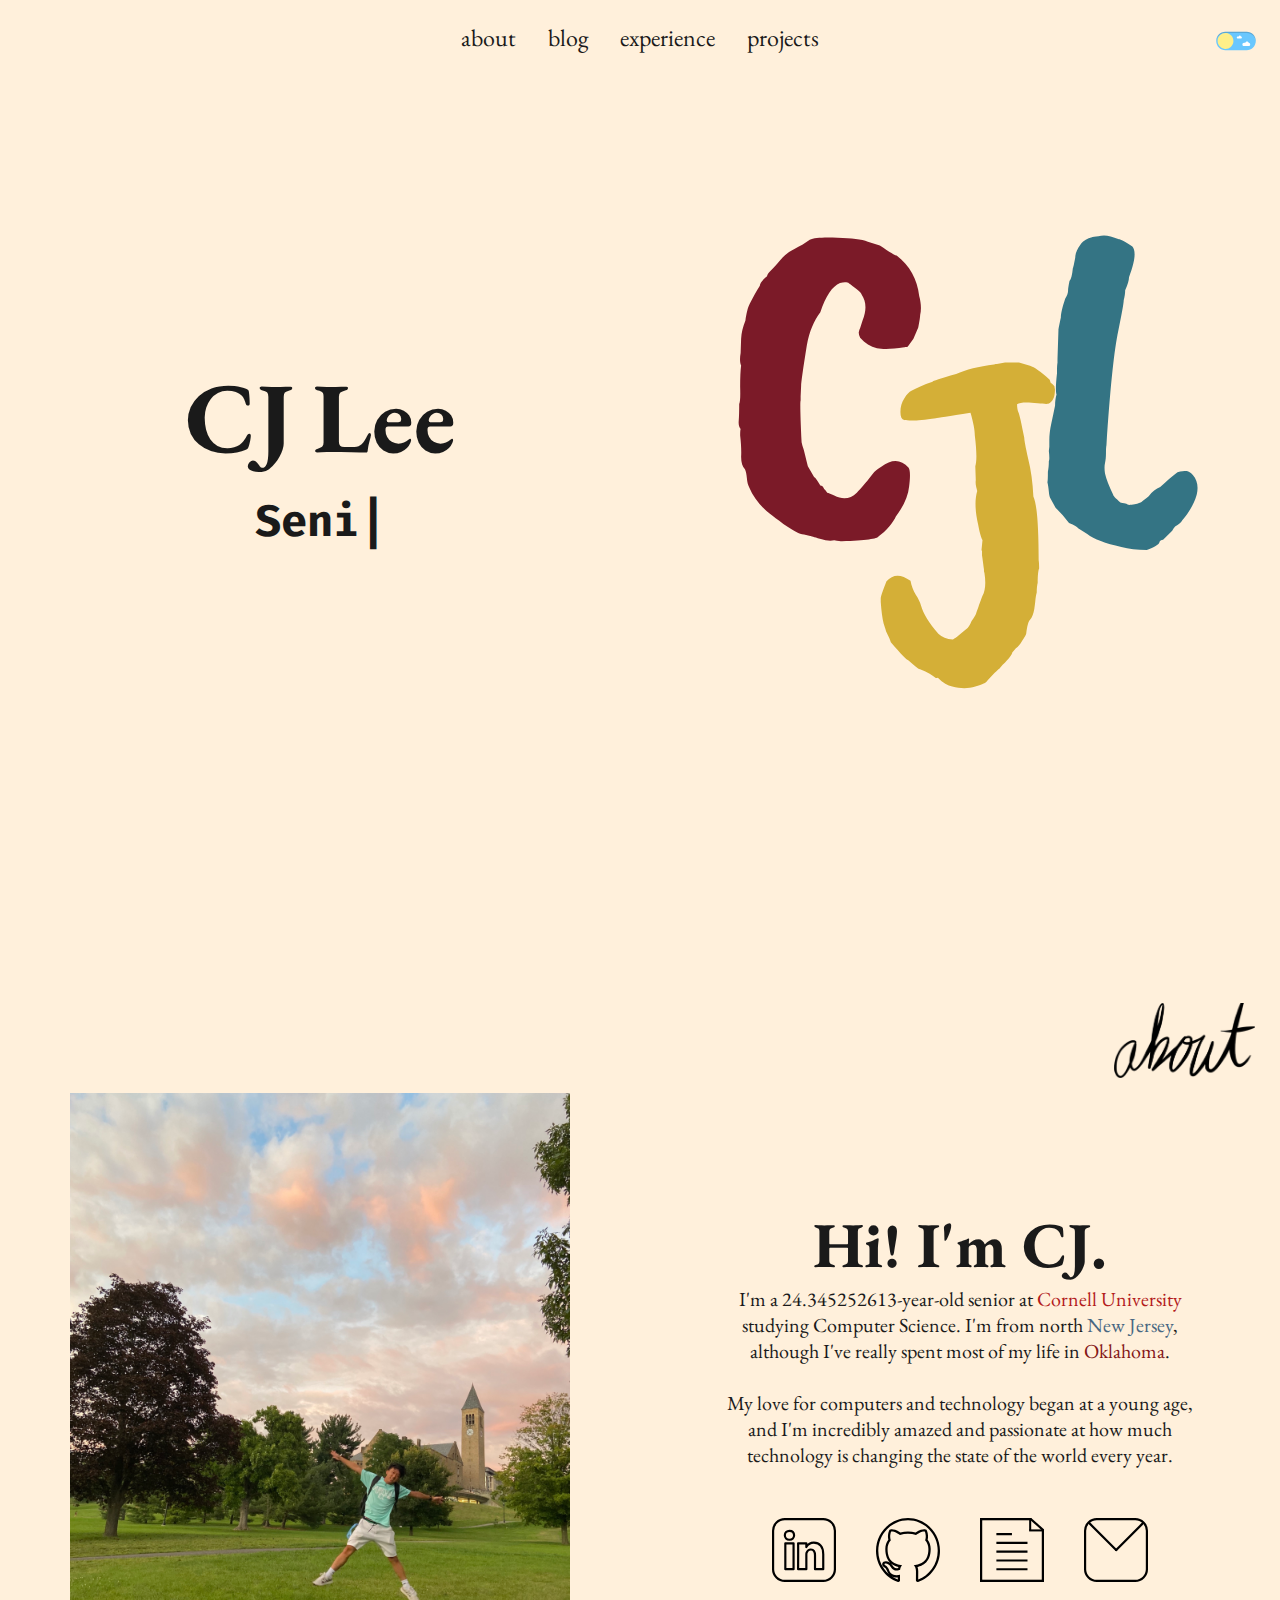
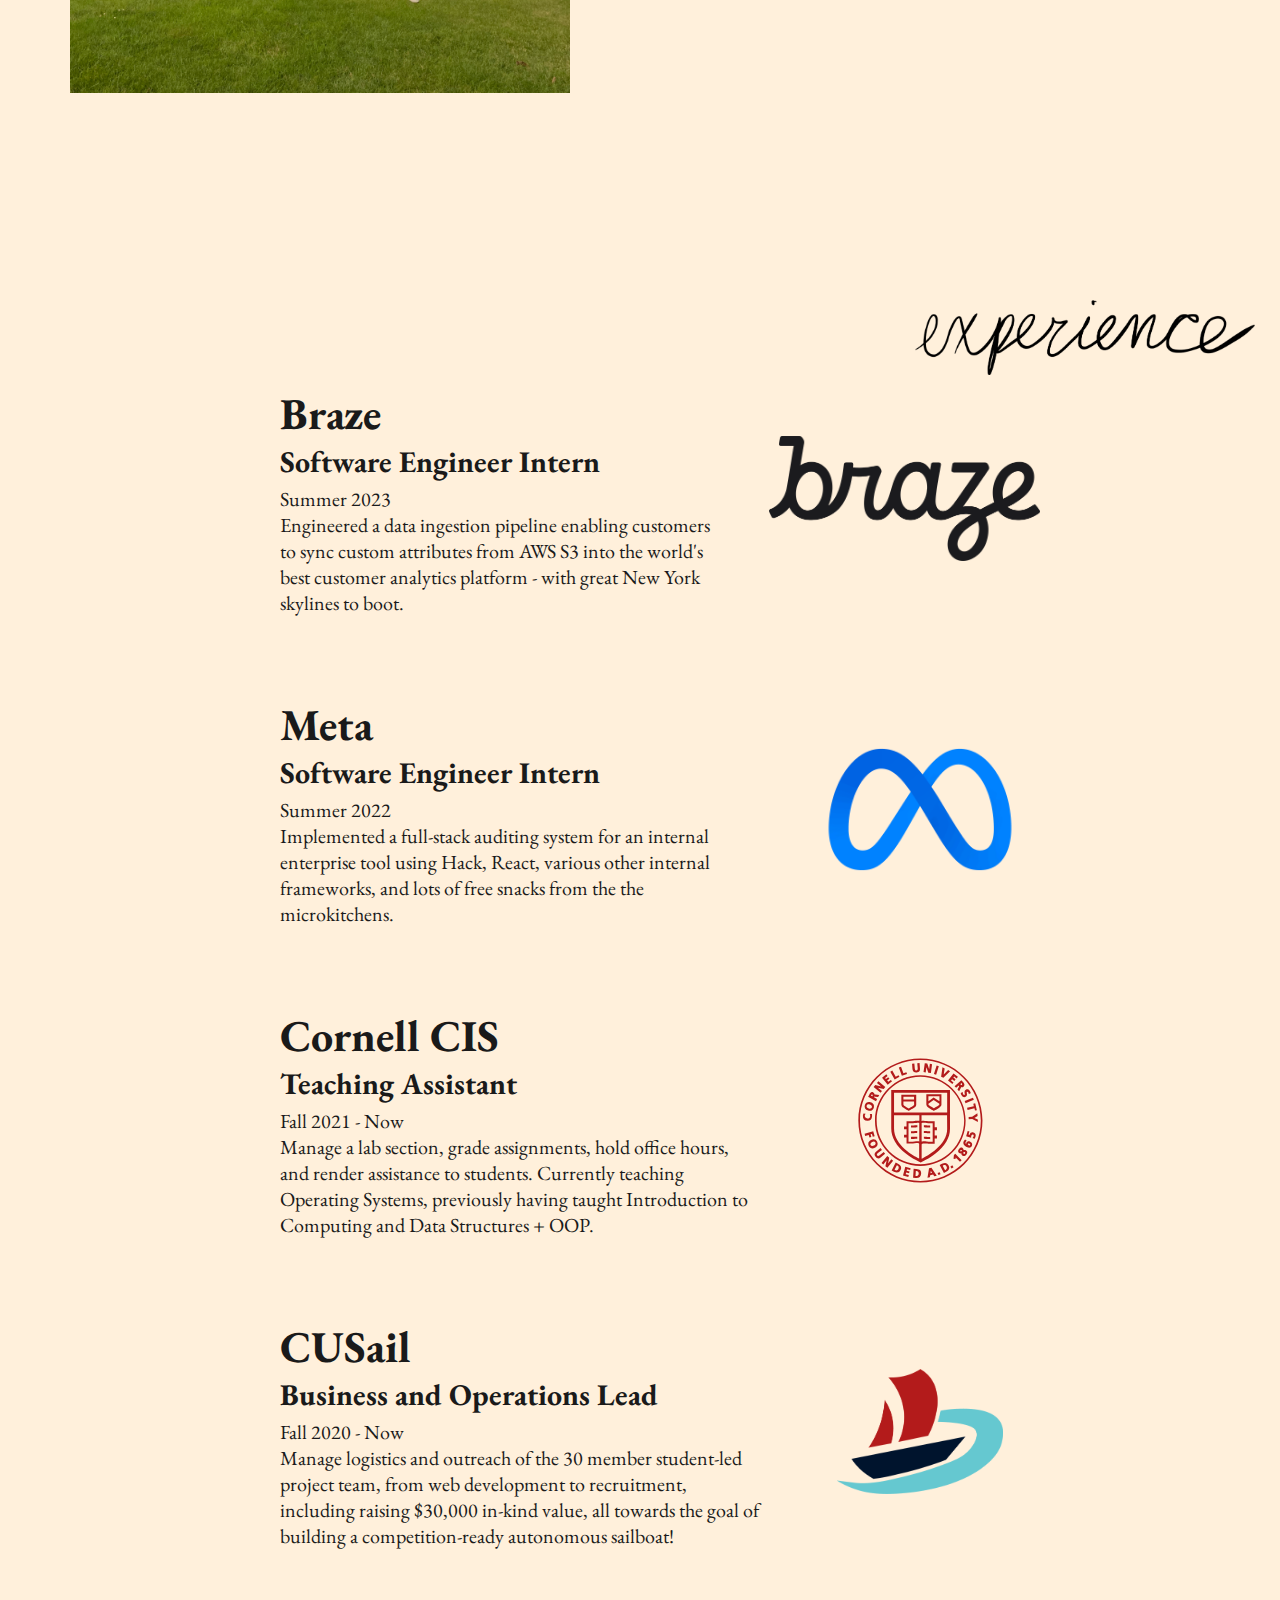
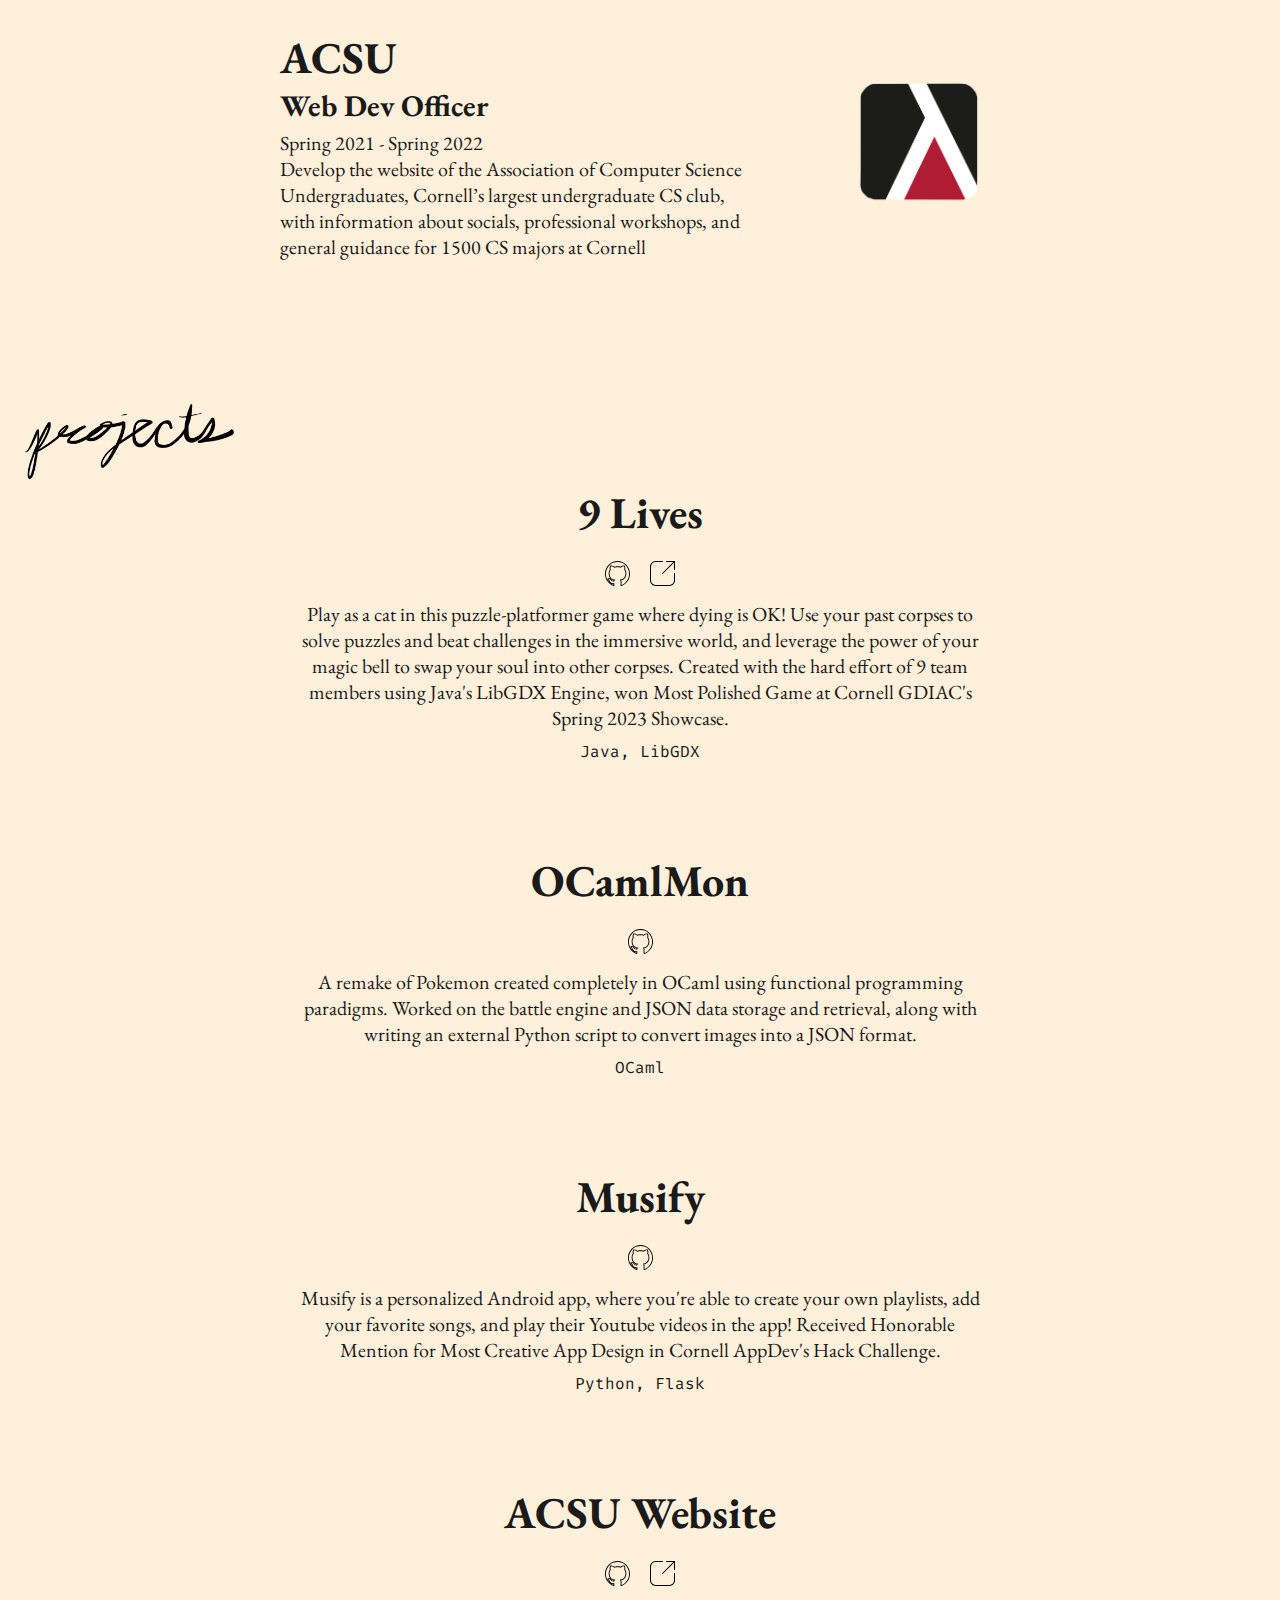
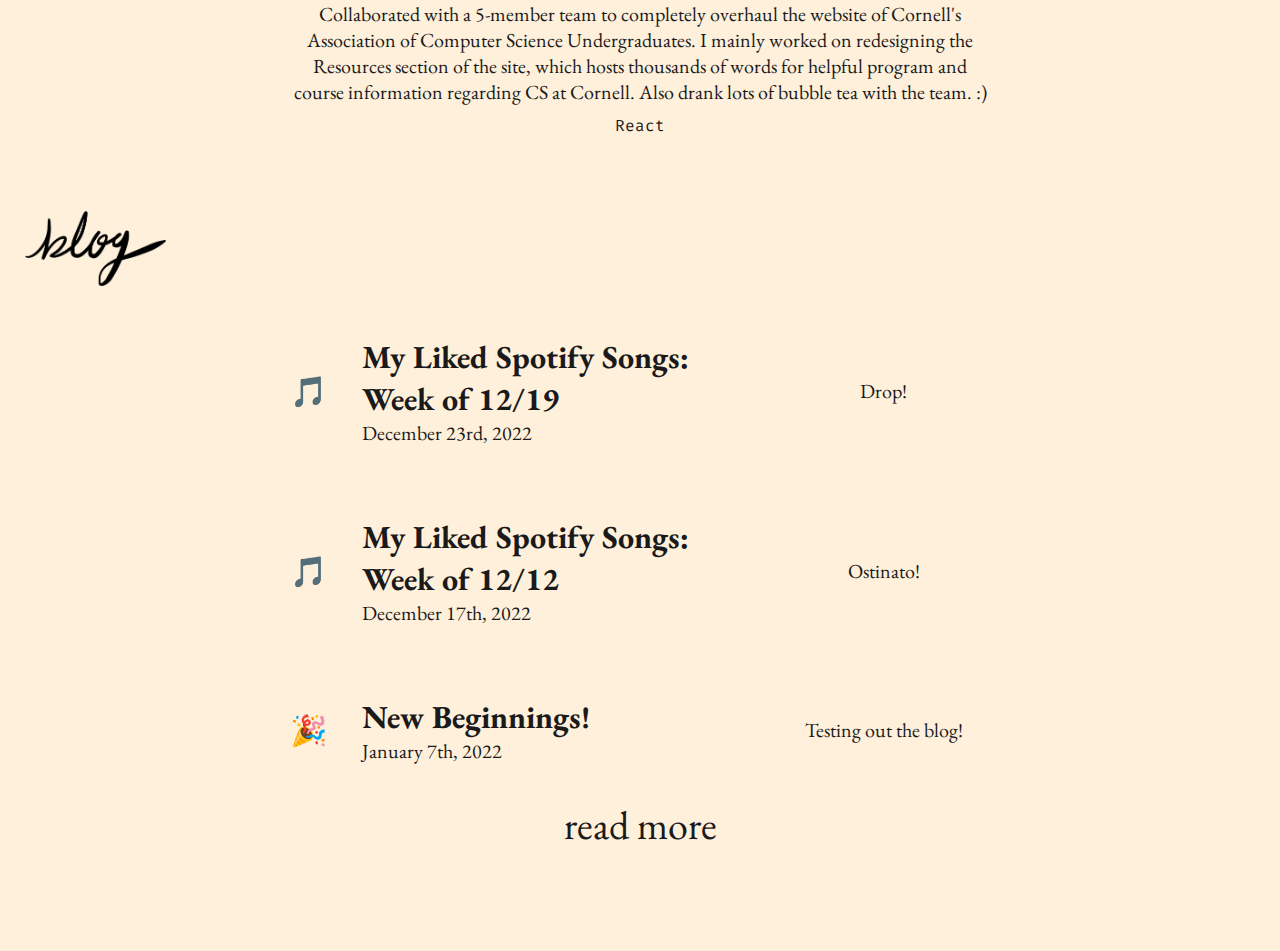
<file: index.html>
<!DOCTYPE html><html lang="en"><head><meta charSet="utf-8"/><meta http-equiv="x-ua-compatible" content="ie=edge"/><meta name="viewport" content="width=device-width, initial-scale=1, shrink-to-fit=no"/><style data-href="/styles.8df09887c67893487653.css" data-identity="gatsby-global-css">@import url(https://fonts.googleapis.com/css2?family=EB+Garamond&family=Fira+Code&display=swap);@import url(https://fonts.googleapis.com/css2?family=Roboto&display=swap);@import url(https://fonts.googleapis.com/css2?family=Inconsolata&display=swap);@import url(https://fonts.googleapis.com/css2?family=Open+Sans:ital,wght@0,400;0,700;1,400&display=swap);@import url(https://fonts.googleapis.com/css2?family=Caveat:wght@500;700&display=swap);</style><meta name="generator" content="Gatsby 4.4.0"/><title data-react-helmet="true">CJ Lee | Home</title><meta data-react-helmet="true" name="description" content="CJ Lee"/><meta data-react-helmet="true" property="og:title" content="Home"/><meta data-react-helmet="true" property="og:description" content="CJ Lee"/><meta data-react-helmet="true" property="og:type" content="website"/><meta data-react-helmet="true" name="twitter:card" content="summary"/><meta data-react-helmet="true" name="twitter:creator" content="@cjlee"/><meta data-react-helmet="true" name="twitter:title" content="Home"/><meta data-react-helmet="true" name="twitter:description" content="CJ Lee"/><style data-styled="" data-styled-version="5.3.3">*{font-family:'EB Garamond';margin:0;padding:0;min-height:0vw;color:var(--color-global);}/*!sc*/
* body{background:var(--color-background);}/*!sc*/
* h1{font-size:80px;color:var(--color-text);}/*!sc*/
* h2{font-size:64px;color:var(--color-text);}/*!sc*/
* h3{font-size:44px;color:var(--color-text);}/*!sc*/
* h4{font-size:32px;color:var(--color-text);}/*!sc*/
* p{font-size:20px;color:var(--color-text);}/*!sc*/
* a{-webkit-text-decoration:none;text-decoration:none;color:var(--color-text);}/*!sc*/
* li{font-size:20px;}/*!sc*/
data-styled.g1[id="sc-global-icLQGF1"]{content:"sc-global-icLQGF1,"}/*!sc*/
.gSjpgg{height:75px;z-index:999;background:var(--color-background);top:0;left:0;right:0;-webkit-transition:margin-top 0.5s;transition:margin-top 0.5s;}/*!sc*/
data-styled.g2[id="Header__Nav-sc-9eu2yh-0"]{content:"gSjpgg,"}/*!sc*/
.cHXind{display:-webkit-box;display:-webkit-flex;display:-ms-flexbox;display:flex;-webkit-flex-direction:row;-ms-flex-direction:row;flex-direction:row;-webkit-box-pack:center;-webkit-justify-content:center;-ms-flex-pack:center;justify-content:center;-webkit-align-items:center;-webkit-box-align:center;-ms-flex-align:center;align-items:center;background:transparent;height:100%;width:100%;}/*!sc*/
data-styled.g3[id="Header__NavMenu-sc-9eu2yh-1"]{content:"cHXind,"}/*!sc*/
.iSFVSU{display:-webkit-box;display:-webkit-flex;display:-ms-flexbox;display:flex;-webkit-align-items:center;-webkit-box-align:center;-ms-flex-align:center;align-items:center;-webkit-text-decoration:none;text-decoration:none;padding:0 1rem;height:100%;cursor:pointer;text-align:center;font-family:'EB Garamond';font-size:24px;color:var(--color-text);}/*!sc*/
.iSFVSU:first-child{border-radius:0 0 0 25px;}/*!sc*/
.iSFVSU:last-child{border-radius:0 0 25px 0;}/*!sc*/
data-styled.g4[id="Header__NavLink-sc-9eu2yh-2"]{content:"iSFVSU,"}/*!sc*/
.eDkGEc{position:relative;top:-42px;left:95%;overflow:visible !important;background:var(--color-background);}/*!sc*/
@media screen and (max-width:850px){.eDkGEc{top:-10px;left:calc(50% - 15px);}}/*!sc*/
data-styled.g5[id="Header__NavToggle-sc-9eu2yh-3"]{content:"eDkGEc,"}/*!sc*/
.jYPcQq{font-size:100px;}/*!sc*/
data-styled.g25[id="AnimatedName__Heading-sc-n6vyjk-0"]{content:"jYPcQq,"}/*!sc*/
.gaBnmR{display:inline-block;margin-right:0.1em;margin-left:0.1em;white-space:nowrap;}/*!sc*/
data-styled.g26[id="AnimatedName__Word-sc-n6vyjk-1"]{content:"gaBnmR,"}/*!sc*/
.ewLPZY{display:inline-block;}/*!sc*/
data-styled.g27[id="AnimatedName__Character-sc-n6vyjk-2"]{content:"ewLPZY,"}/*!sc*/
.ktHHuR{min-height:max(550px,100vh);display:-webkit-box;display:-webkit-flex;display:-ms-flexbox;display:flex;-webkit-flex-direction:row;-ms-flex-direction:row;flex-direction:row;-webkit-box-pack:center;-webkit-justify-content:center;-ms-flex-pack:center;justify-content:center;text-align:center;-webkit-align-items:center;-webkit-box-align:center;-ms-flex-align:center;align-items:center;width:min(100%,1400px);margin:-75px auto auto auto;}/*!sc*/
@media screen and (max-width:768px){.ktHHuR{width:100%;-webkit-flex-direction:column;-ms-flex-direction:column;flex-direction:column;}}/*!sc*/
@media screen and (max-width:768px){.ktHHuR .hTxt{display:none;}}/*!sc*/
data-styled.g28[id="Hero__HContainer-sc-18f8wjv-0"]{content:"ktHHuR,"}/*!sc*/
.ewonRX{-webkit-flex:50%;-ms-flex:50%;flex:50%;display:-webkit-box;display:-webkit-flex;display:-ms-flexbox;display:flex;-webkit-flex-direction:column;-ms-flex-direction:column;flex-direction:column;-webkit-box-pack:center;-webkit-justify-content:center;-ms-flex-pack:center;justify-content:center;-webkit-align-items:center;-webkit-box-align:center;-ms-flex-align:center;align-items:center;margin:auto;}/*!sc*/
data-styled.g29[id="Hero__HColumn-sc-18f8wjv-1"]{content:"ewonRX,"}/*!sc*/
.bKPuBj{max-width:75%;}/*!sc*/
data-styled.g30[id="Hero__HImage-sc-18f8wjv-2"]{content:"bKPuBj,"}/*!sc*/
.jDXYwD *{font-family:"Fira Code",monospace;margin-top:10px;}/*!sc*/
data-styled.g31[id="Hero__HTitle-sc-18f8wjv-3"]{content:"jDXYwD,"}/*!sc*/
.eomZer{position:relative;font-size:50px;margin-left:25px;margin-right:25px;text-align:right;}/*!sc*/
.eVWWWk{position:relative;font-size:50px;margin-left:25px;margin-right:25px;text-align:left;}/*!sc*/
data-styled.g32[id="SectionHeading__Heading-sc-1lgexs-0"]{content:"eomZer,eVWWWk,"}/*!sc*/
.kUNkDC{display:inline-block;height:75px;height:clamp(50px,75px,10vw);width:auto;margin-bottom:0px;}/*!sc*/
.hRjXZo{display:inline-block;height:75px;height:clamp(50px,75px,10vw);width:auto;margin-bottom:-25px;}/*!sc*/
data-styled.g33[id="SectionHeading__Title-sc-1lgexs-1"]{content:"kUNkDC,hRjXZo,"}/*!sc*/
.linJT{min-height:100vh;display:-webkit-box;display:-webkit-flex;display:-ms-flexbox;display:flex;-webkit-flex-direction:column;-ms-flex-direction:column;flex-direction:column;-webkit-box-pack:center;-webkit-justify-content:center;-ms-flex-pack:center;justify-content:center;margin-bottom:100px;}/*!sc*/
@media screen and (max-width:850px){.linJT{height:100%;}}/*!sc*/
data-styled.g34[id="About__AboutContainer-sc-1kt5jo5-0"]{content:"linJT,"}/*!sc*/
.cZtrwE{display:-webkit-box;display:-webkit-flex;display:-ms-flexbox;display:flex;-webkit-flex-direction:row;-ms-flex-direction:row;flex-direction:row;-webkit-box-pack:center;-webkit-justify-content:center;-ms-flex-pack:center;justify-content:center;text-align:center;-webkit-align-items:center;-webkit-box-align:center;-ms-flex-align:center;align-items:center;width:min(100%,1400px);margin:0 auto 0 auto;}/*!sc*/
@media screen and (max-width:768px){.cZtrwE{display:block;margin-top:0px;}}/*!sc*/
data-styled.g35[id="About__AboutFlex-sc-1kt5jo5-1"]{content:"cZtrwE,"}/*!sc*/
.hsDXwW{-webkit-flex:50%;-ms-flex:50%;flex:50%;-webkit-align-items:center;-webkit-box-align:center;-ms-flex-align:center;align-items:center;-webkit-box-pack:center;-webkit-justify-content:center;-ms-flex-pack:center;justify-content:center;}/*!sc*/
data-styled.g36[id="About__AboutColumn-sc-1kt5jo5-2"]{content:"hsDXwW,"}/*!sc*/
.clQDVR{width:min(80%,500px);height:auto;max-height:600px;}/*!sc*/
.clQDVR:hover{cursor:pointer;}/*!sc*/
@media screen and (max-width:768px){.clQDVR{display:none;}}/*!sc*/
data-styled.g37[id="About__AboutImage-sc-1kt5jo5-3"]{content:"clQDVR,"}/*!sc*/
.edRTbC{width:min(75%,750px);text-align:center;margin-left:auto;margin-right:auto;}/*!sc*/
data-styled.g39[id="About__AboutDetails-sc-1kt5jo5-5"]{content:"edRTbC,"}/*!sc*/
.hKMwqF{margin:50px 20px 0px 20px;width:min(10%,75px);}/*!sc*/
data-styled.g40[id="About__AboutIcon-sc-1kt5jo5-6"]{content:"hKMwqF,"}/*!sc*/
.cZNtSI{display:-webkit-box;display:-webkit-flex;display:-ms-flexbox;display:flex;-webkit-flex-direction:column;-ms-flex-direction:column;flex-direction:column;margin-top:5%;}/*!sc*/
data-styled.g41[id="Experience__ExpContainer-sc-160a4hl-0"]{content:"cZNtSI,"}/*!sc*/
.jGWCTb{width:800px;margin-left:auto;margin-right:auto;}/*!sc*/
@media screen and (max-width:768px){.jGWCTb{width:100%;}}/*!sc*/
data-styled.g42[id="Experience__ExpBoxes-sc-160a4hl-1"]{content:"jGWCTb,"}/*!sc*/
.drzMgB{display:-webkit-box;display:-webkit-flex;display:-ms-flexbox;display:flex;-webkit-flex-direction:row;-ms-flex-direction:row;flex-direction:row;margin:20px 0 10% 0;-webkit-align-items:center;-webkit-box-align:center;-ms-flex-align:center;align-items:center;-webkit-box-pack:center;-webkit-justify-content:center;-ms-flex-pack:center;justify-content:center;}/*!sc*/
@media screen and (max-width:768px){.drzMgB{-webkit-flex-direction:column-reverse;-ms-flex-direction:column-reverse;flex-direction:column-reverse;margin:20px 0 75px 0;}}/*!sc*/
.drzMgB .expTxt{-webkit-flex:50%;-ms-flex:50%;flex:50%;margin:0 5% 0 5%;}/*!sc*/
@media screen and (max-width:768px){.drzMgB .expTxt{text-align:center;}}/*!sc*/
.drzMgB .expImg{-webkit-flex:20%;-ms-flex:20%;flex:20%;text-align:center;}/*!sc*/
@media screen and (max-width:768px){}/*!sc*/
data-styled.g43[id="Experience__ExpBox-sc-160a4hl-2"]{content:"drzMgB,"}/*!sc*/
.dywupW{font-size:30px;}/*!sc*/
data-styled.g46[id="Experience__ExpTitle-sc-160a4hl-5"]{content:"dywupW,"}/*!sc*/
.dxvTRE{font-size:20px;margin-top:5px;}/*!sc*/
data-styled.g47[id="Experience__ExpBody-sc-160a4hl-6"]{content:"dxvTRE,"}/*!sc*/
.hyHlwS{height:125px;width:auto;-webkit-align-self:end;-ms-flex-item-align:end;align-self:end;}/*!sc*/
@media screen and (max-width:768px){.hyHlwS{height:6rem;}}/*!sc*/
data-styled.g48[id="Experience__ExpImg-sc-160a4hl-7"]{content:"hyHlwS,"}/*!sc*/
.ixYfYw{width:100%;margin-top:5%;}/*!sc*/
data-styled.g49[id="Projects__ProjectContainer-sc-1063zfe-0"]{content:"ixYfYw,"}/*!sc*/
.gIzAoQ{display:-webkit-box;display:-webkit-flex;display:-ms-flexbox;display:flex;-webkit-flex-direction:column;-ms-flex-direction:column;flex-direction:column;text-align:center;}/*!sc*/
data-styled.g50[id="Projects__ProjectBoxes-sc-1063zfe-1"]{content:"gIzAoQ,"}/*!sc*/
.gEGsOp{display:-webkit-box;display:-webkit-flex;display:-ms-flexbox;display:flex;-webkit-flex-direction:column;-ms-flex-direction:column;flex-direction:column;width:700px;margin:auto auto 75px auto;}/*!sc*/
@media screen and (max-width:768px){.gEGsOp{width:80%;}}/*!sc*/
data-styled.g51[id="Projects__ProjectDetails-sc-1063zfe-2"]{content:"gEGsOp,"}/*!sc*/
.fboliv{margin-top:15px;}/*!sc*/
data-styled.g52[id="Projects__ProjectTitle-sc-1063zfe-3"]{content:"fboliv,"}/*!sc*/
.hlPEke{display:-webkit-box;display:-webkit-flex;display:-ms-flexbox;display:flex;-webkit-flex-direction:row;-ms-flex-direction:row;flex-direction:row;-webkit-box-pack:center;-webkit-justify-content:center;-ms-flex-pack:center;justify-content:center;margin-top:10px;}/*!sc*/
data-styled.g53[id="Projects__ProjectLinks-sc-1063zfe-4"]{content:"hlPEke,"}/*!sc*/
.dROvdw{margin:0 10px 0 10px;}/*!sc*/
data-styled.g54[id="Projects__ProjectLinkIcon-sc-1063zfe-5"]{content:"dROvdw,"}/*!sc*/
.hmWMLF{margin-top:10px;}/*!sc*/
data-styled.g55[id="Projects__ProjectDescription-sc-1063zfe-6"]{content:"hmWMLF,"}/*!sc*/
.efneAH{margin-top:10px;font-size:16px;font-family:"Fira Code",monospace;}/*!sc*/
data-styled.g56[id="Projects__ProjectTools-sc-1063zfe-7"]{content:"efneAH,"}/*!sc*/
.gyPSLu{width:25px;}/*!sc*/
data-styled.g57[id="Projects__ProjectIcon-sc-1063zfe-8"]{content:"gyPSLu,"}/*!sc*/
.ibGxiI{height:100%;margin-bottom:100px;}/*!sc*/
data-styled.g58[id="BlogCards__BlogContainer-sc-recu7w-0"]{content:"ibGxiI,"}/*!sc*/
.lmJDyM{border-radius:20px;margin:auto;display:-webkit-box;display:-webkit-flex;display:-ms-flexbox;display:flex;-webkit-flex-direction:column;-ms-flex-direction:column;flex-direction:column;-webkit-box-pack:space-evenly;-webkit-justify-content:space-evenly;-ms-flex-pack:space-evenly;justify-content:space-evenly;height:100%;width:min(800px,90%);}/*!sc*/
data-styled.g59[id="BlogCards__BlogCardContainer-sc-recu7w-1"]{content:"lmJDyM,"}/*!sc*/
.gvvimg{color:inherit;margin:20px 0 20px 0;border-radius:20px;}/*!sc*/
data-styled.g60[id="BlogCards__BlogLink-sc-recu7w-2"]{content:"gvvimg,"}/*!sc*/
.hQsEWW{display:-webkit-box;display:-webkit-flex;display:-ms-flexbox;display:flex;-webkit-flex-direction:row;-ms-flex-direction:row;flex-direction:row;-webkit-box-pack:center;-webkit-justify-content:center;-ms-flex-pack:center;justify-content:center;padding:15px;border-radius:20px;}/*!sc*/
.hQsEWW:hover{background:var(--color-hover);}/*!sc*/
data-styled.g61[id="BlogCards__BlogArticle-sc-recu7w-3"]{content:"hQsEWW,"}/*!sc*/
.kYhTVw{margin:auto 25px auto 25px;font-size:30px;background-color:var(--color-emoji);border-radius:10px;padding:10px;}/*!sc*/
data-styled.g62[id="BlogCards__BlogEmoji-sc-recu7w-4"]{content:"kYhTVw,"}/*!sc*/
.eFQHXj{display:-webkit-box;display:-webkit-flex;display:-ms-flexbox;display:flex;-webkit-flex-direction:column;-ms-flex-direction:column;flex-direction:column;-webkit-box-pack:center;-webkit-justify-content:center;-ms-flex-pack:center;justify-content:center;}/*!sc*/
@media screen and (max-width:768px){.eFQHXj{width:100%;}}/*!sc*/
data-styled.g63[id="BlogCards__BlogCard-sc-recu7w-5"]{content:"eFQHXj,"}/*!sc*/
.Icgfd{word-break:break-word;}/*!sc*/
data-styled.g64[id="BlogCards__BlogArticleHeader-sc-recu7w-6"]{content:"Icgfd,"}/*!sc*/
.eACULY{display:-webkit-box;display:-webkit-flex;display:-ms-flexbox;display:flex;-webkit-flex-direction:row;-ms-flex-direction:row;flex-direction:row;width:60%;margin-right:25px;}/*!sc*/
@media screen and (max-width:768px){.eACULY{width:100%;}}/*!sc*/
data-styled.g65[id="BlogCards__BlogHead-sc-recu7w-7"]{content:"eACULY,"}/*!sc*/
.gQgcTX{margin:auto;max-width:300px;}/*!sc*/
@media screen and (max-width:768px){.gQgcTX{display:none;}}/*!sc*/
data-styled.g66[id="BlogCards__BlogFoot-sc-recu7w-8"]{content:"gQgcTX,"}/*!sc*/
.iSFjcn{text-align:center;}/*!sc*/
data-styled.g67[id="BlogCards__BlogArticleSubtitle-sc-recu7w-9"]{content:"iSFjcn,"}/*!sc*/
.ilbTgX{width:200px;margin:auto;}/*!sc*/
@media screen and (max-width:768px){.ilbTgX{margin-right:10px;}}/*!sc*/
data-styled.g68[id="BlogCards__BlogMore-sc-recu7w-10"]{content:"ilbTgX,"}/*!sc*/
.jqGMPJ{display:block;text-align:center;font-size:40px;color:inherit;border-radius:20px;color:var(--color-text);}/*!sc*/
.jqGMPJ:hover{background:var(--color-hover);}/*!sc*/
data-styled.g69[id="BlogCards__BlogButton-sc-recu7w-11"]{content:"jqGMPJ,"}/*!sc*/
</style><style>.gatsby-image-wrapper{position:relative;overflow:hidden}.gatsby-image-wrapper picture.object-fit-polyfill{position:static!important}.gatsby-image-wrapper img{bottom:0;height:100%;left:0;margin:0;max-width:none;padding:0;position:absolute;right:0;top:0;width:100%;object-fit:cover}.gatsby-image-wrapper [data-main-image]{opacity:0;transform:translateZ(0);transition:opacity .25s linear;will-change:opacity}.gatsby-image-wrapper-constrained{display:inline-block;vertical-align:top}</style><noscript><style>.gatsby-image-wrapper noscript [data-main-image]{opacity:1!important}.gatsby-image-wrapper [data-placeholder-image]{opacity:0!important}</style></noscript><script type="module">const e="undefined"!=typeof HTMLImageElement&&"loading"in HTMLImageElement.prototype;e&&document.body.addEventListener("load",(function(e){if(void 0===e.target.dataset.mainImage)return;if(void 0===e.target.dataset.gatsbyImageSsr)return;const t=e.target;let a=null,n=t;for(;null===a&&n;)void 0!==n.parentNode.dataset.gatsbyImageWrapper&&(a=n.parentNode),n=n.parentNode;const o=a.querySelector("[data-placeholder-image]"),r=new Image;r.src=t.currentSrc,r.decode().catch((()=>{})).then((()=>{t.style.opacity=1,o&&(o.style.opacity=0,o.style.transition="opacity 500ms linear")}))}),!0);</script><link rel="icon" href="/favicon-32x32.png?v=cceedab2dbefdb0adc8164bc815c3c3d" type="image/png"/><link rel="icon" href="/favicon.svg?v=cceedab2dbefdb0adc8164bc815c3c3d" type="image/svg+xml"/><link rel="manifest" href="/manifest.webmanifest" crossorigin="anonymous"/><meta name="theme-color" content="FFF0DB"/><link rel="apple-touch-icon" sizes="48x48" href="/icons/icon-48x48.png?v=cceedab2dbefdb0adc8164bc815c3c3d"/><link rel="apple-touch-icon" sizes="72x72" href="/icons/icon-72x72.png?v=cceedab2dbefdb0adc8164bc815c3c3d"/><link rel="apple-touch-icon" sizes="96x96" href="/icons/icon-96x96.png?v=cceedab2dbefdb0adc8164bc815c3c3d"/><link rel="apple-touch-icon" sizes="144x144" href="/icons/icon-144x144.png?v=cceedab2dbefdb0adc8164bc815c3c3d"/><link rel="apple-touch-icon" sizes="192x192" href="/icons/icon-192x192.png?v=cceedab2dbefdb0adc8164bc815c3c3d"/><link rel="apple-touch-icon" sizes="256x256" href="/icons/icon-256x256.png?v=cceedab2dbefdb0adc8164bc815c3c3d"/><link rel="apple-touch-icon" sizes="384x384" href="/icons/icon-384x384.png?v=cceedab2dbefdb0adc8164bc815c3c3d"/><link rel="apple-touch-icon" sizes="512x512" href="/icons/icon-512x512.png?v=cceedab2dbefdb0adc8164bc815c3c3d"/><style>html { 
--color-global: hsl(0deg, 0%, 10%);
--color-text: hsl(0deg, 0%, 10%);
--color-background: #FFF0DB;
--color-blog: #ffe2bd;
--color-blog2: #fcd8a9;
--color-hover: #fcd8a9;
--color-emoji: transparent;
--color-hyperlink: blue; }</style><link as="script" rel="preload" href="/webpack-runtime-df0d040585472aebaae7.js"/><link as="script" rel="preload" href="/framework-fab26466f6939b34594c.js"/><link as="script" rel="preload" href="/app-a67524652be9ade6340b.js"/><link as="script" rel="preload" href="/ea88be26-e384379224360a4b3f9a.js"/><link as="script" rel="preload" href="/commons-fc4a47b632a85caa030d.js"/><link as="script" rel="preload" href="/94222588b0570dcffb85ad1f86e8f5f5d20e834c-cb88d3b001fffc48aa5c.js"/><link as="script" rel="preload" href="/component---src-pages-index-js-e81b9ee131c21b47e3d0.js"/><link as="fetch" rel="preload" href="/page-data/index/page-data.json" crossorigin="anonymous"/><link as="fetch" rel="preload" href="/page-data/sq/d/1588082557.json" crossorigin="anonymous"/><link as="fetch" rel="preload" href="/page-data/sq/d/63159454.json" crossorigin="anonymous"/><link as="fetch" rel="preload" href="/page-data/app-data.json" crossorigin="anonymous"/></head><body><script>(function setColorsByTheme(){const colors={"global":{"light":"hsl(0deg, 0%, 10%)","dark":"hsl(0deg, 0%, 100%)"},"text":{"light":"hsl(0deg, 0%, 10%)","dark":"hsl(0deg, 0%, 100%)"},"background":{"light":"#FFF0DB","dark":"#262734"},"blog":{"light":"#ffe2bd","dark":"#282b4f"},"blog2":{"light":"#fcd8a9","dark":"#3a3f70"},"hover":{"light":"#fcd8a9","dark":"#30335e"},"emoji":{"light":"transparent","dark":"#ffffff"},"hyperlink":{"light":"blue","dark":"lightblue"}};const colorModeKey="color-mode";const colorModeCssProp="--initial-color-mode";const mql=window.matchMedia("(prefers-color-scheme: dark)");const prefersDarkFromMQ=mql.matches;const persistedPreference=window.localStorage.getItem(colorModeKey);let colorMode="light";const hasUsedToggle=typeof persistedPreference==="string";if(hasUsedToggle){colorMode=persistedPreference;}else{colorMode=prefersDarkFromMQ?"dark":"light";}let root=document.documentElement;root.style.setProperty(colorModeCssProp,colorMode);console.log(colors);Object.entries(colors).forEach(([name,colorByTheme])=>{const cssVarName=`--color-${name}`;console.log(`Adding color ${cssVarName}`);root.style.setProperty(cssVarName,colorByTheme[colorMode]);});})()</script><div id="___gatsby"><div style="outline:none" tabindex="-1" id="gatsby-focus-wrapper"><nav class="Header__Nav-sc-9eu2yh-0 gSjpgg"><div class="Header__NavMenu-sc-9eu2yh-1 cHXind"><a class="Header__NavLink-sc-9eu2yh-2 iSFVSU" href="/#about">about</a><a class="Header__NavLink-sc-9eu2yh-2 iSFVSU" href="/#blog">blog</a><a class="Header__NavLink-sc-9eu2yh-2 iSFVSU" href="/#experience">experience</a><a class="Header__NavLink-sc-9eu2yh-2 iSFVSU" href="/#projects">projects</a></div></nav><main><div class="Hero__HContainer-sc-18f8wjv-0 ktHHuR undefined bg"><div class="Hero__HColumn-sc-18f8wjv-1 ewonRX hTxt"><h1 aria-label="‎ CJ Lee ‎" class="AnimatedName__Heading-sc-n6vyjk-0 jYPcQq"><div aria-hidden="true" class="AnimatedName__Word-sc-n6vyjk-1 gaBnmR"><span aria-hidden="true" class="AnimatedName__Character-sc-n6vyjk-2 ewLPZY">‎</span></div><div aria-hidden="true" class="AnimatedName__Word-sc-n6vyjk-1 gaBnmR"><span aria-hidden="true" class="AnimatedName__Character-sc-n6vyjk-2 ewLPZY">C</span><span aria-hidden="true" class="AnimatedName__Character-sc-n6vyjk-2 ewLPZY">J</span></div><div aria-hidden="true" class="AnimatedName__Word-sc-n6vyjk-1 gaBnmR"><span aria-hidden="true" class="AnimatedName__Character-sc-n6vyjk-2 ewLPZY">L</span><span aria-hidden="true" class="AnimatedName__Character-sc-n6vyjk-2 ewLPZY">e</span><span aria-hidden="true" class="AnimatedName__Character-sc-n6vyjk-2 ewLPZY">e</span></div><div aria-hidden="true" class="AnimatedName__Word-sc-n6vyjk-1 gaBnmR"><span aria-hidden="true" class="AnimatedName__Character-sc-n6vyjk-2 ewLPZY">‎</span></div></h1><h3 class="Hero__HTitle-sc-18f8wjv-3 jDXYwD"><div class="Typewriter" data-testid="typewriter-wrapper"></div></h3></div><div class="Hero__HColumn-sc-18f8wjv-1 ewonRX hImg"><img src="[data-uri]" class="Hero__HImage-sc-18f8wjv-2 bKPuBj"/></div></div><div id="about" class="About__AboutContainer-sc-1kt5jo5-0 linJT"><h2 class="SectionHeading__Heading-sc-1lgexs-0 eomZer"><img src="/static/aboutw-e5783baeb0cde693d3e5790e1c687a32.png" class="SectionHeading__Title-sc-1lgexs-1 kUNkDC"/></h2><div class="About__AboutFlex-sc-1kt5jo5-1 cZtrwE"><div class="About__AboutColumn-sc-1kt5jo5-2 hsDXwW"><img src="/static/self-eb0b69ea9a5fa14b2a670c49d2f7fb71.jpg" class="About__AboutImage-sc-1kt5jo5-3 clQDVR"/></div><div class="About__AboutColumn-sc-1kt5jo5-2 hsDXwW"><h2 class="About__AboutIntro-sc-1kt5jo5-4 bGeFZW">Hi! I&#x27;m CJ.</h2><p class="About__AboutDetails-sc-1kt5jo5-5 edRTbC">I&#x27;m a <!-- -->21.423185808<!-- -->-year-old <!-- -->senior<!-- --> at <a href="https://www.youtube.com/watch?v=j8qp3ITVqY0&amp;t=14s" target="_blank" style="color:#B31B1B">Cornell University</a> studying Computer Science. I&#x27;m from north <a href="https://youtu.be/2r0h2mNz91M?t=19" target="_blank" style="color:#486782">New Jersey</a>, although I&#x27;ve really spent most of my life in <a href="https://www.youtube.com/watch?v=n7JIFiI63XA" target="_blank" style="color:#841617">Oklahoma</a>.<br/><br/>My love for computers and technology began at a young age, and I&#x27;m incredibly amazed and passionate at how much technology is changing the state of the world every year.</p><span class="About__AboutIcon-sc-1kt5jo5-6 hKMwqF" style="display:inline-block"><a href="https://www.linkedin.com/in/cj-lee/" rel="noopener noreferrer" target="_blank"><img src="[data-uri]" style="width:100%"/></a></span><span class="About__AboutIcon-sc-1kt5jo5-6 hKMwqF" style="display:inline-block"><a href="https://github.com/choongjae" rel="noopener noreferrer" target="_blank"><img src="[data-uri]" style="width:100%"/></a></span><span class="About__AboutIcon-sc-1kt5jo5-6 hKMwqF" style="display:inline-block"><a href="/static/cjlee-resume-34954bbe12873f828aa2db3f339af7db.pdf" rel="noopener noreferrer" target="_blank"><img src="[data-uri]" style="width:100%"/></a></span><span class="About__AboutIcon-sc-1kt5jo5-6 hKMwqF" style="display:inline-block"><a href="mailto:cl2362@cornell.edu" rel="noopener noreferrer" target="_blank"><img src="[data-uri]" style="width:100%"/></a></span></div></div></div><div id="experience" class="Experience__ExpContainer-sc-160a4hl-0 cZNtSI"><h2 class="SectionHeading__Heading-sc-1lgexs-0 eomZer"><img src="/static/experiencew-e097285fa86b5795b1d42f19e1bc4f23.png" class="SectionHeading__Title-sc-1lgexs-1 hRjXZo"/></h2><div class="Experience__ExpBoxes-sc-160a4hl-1 jGWCTb"><div class="Experience__ExpBox-sc-160a4hl-2 drzMgB"><div class="Experience__ExpColumn-sc-160a4hl-3 hAsnGT expTxt"><h3 class="Experience__ExpOrg-sc-160a4hl-4 bOjMLY">Braze</h3><h4 class="Experience__ExpTitle-sc-160a4hl-5 dywupW">Software Engineer Intern</h4><p class="Experience__ExpBody-sc-160a4hl-6 dxvTRE">Summer 2023<br>     Engineered a data ingestion pipeline enabling customers to sync custom attributes from AWS S3      into the world's best customer analytics platform - with great New York skylines to boot.</p></div><div class="Experience__ExpColumn-sc-160a4hl-3 hAsnGT expImg"><img src="/static/braze-65b99645bb4e918b233301c3e8d59396.png" class="Experience__ExpImg-sc-160a4hl-7 hyHlwS"/></div></div><div class="Experience__ExpBox-sc-160a4hl-2 drzMgB"><div class="Experience__ExpColumn-sc-160a4hl-3 hAsnGT expTxt"><h3 class="Experience__ExpOrg-sc-160a4hl-4 bOjMLY">Meta</h3><h4 class="Experience__ExpTitle-sc-160a4hl-5 dywupW">Software Engineer Intern</h4><p class="Experience__ExpBody-sc-160a4hl-6 dxvTRE">Summer 2022<br>     Implemented a full-stack auditing system for an internal enterprise tool using Hack,     React, various other internal frameworks, and lots of free snacks from the     the microkitchens.</p></div><div class="Experience__ExpColumn-sc-160a4hl-3 hAsnGT expImg"><img src="/static/meta-c384e4ffb97673c97d59885b8b02fd3e.png" class="Experience__ExpImg-sc-160a4hl-7 hyHlwS"/></div></div><div class="Experience__ExpBox-sc-160a4hl-2 drzMgB"><div class="Experience__ExpColumn-sc-160a4hl-3 hAsnGT expTxt"><h3 class="Experience__ExpOrg-sc-160a4hl-4 bOjMLY">Cornell CIS</h3><h4 class="Experience__ExpTitle-sc-160a4hl-5 dywupW">Teaching Assistant</h4><p class="Experience__ExpBody-sc-160a4hl-6 dxvTRE">Fall 2021 - Now<br>     Manage a lab section, grade assignments, hold office hours, and      render assistance to students. Currently teaching Operating Systems,     previously having taught Introduction to Computing and Data Structures + OOP.</p></div><div class="Experience__ExpColumn-sc-160a4hl-3 hAsnGT expImg"><img src="/static/cornell-6b8ed5a66c6d9c7b3ead58d41c11e979.svg" class="Experience__ExpImg-sc-160a4hl-7 hyHlwS"/></div></div><div class="Experience__ExpBox-sc-160a4hl-2 drzMgB"><div class="Experience__ExpColumn-sc-160a4hl-3 hAsnGT expTxt"><h3 class="Experience__ExpOrg-sc-160a4hl-4 bOjMLY">CUSail</h3><h4 class="Experience__ExpTitle-sc-160a4hl-5 dywupW">Business and Operations Lead</h4><p class="Experience__ExpBody-sc-160a4hl-6 dxvTRE">Fall 2020 - Now <br>    Manage logistics and outreach of the 30 member student-led project team,     from web development to recruitment, including raising $30,000 in-kind value,    all towards the goal of building a competition-ready autonomous sailboat!    </p></div><div class="Experience__ExpColumn-sc-160a4hl-3 hAsnGT expImg"><img src="/static/cusail-a353913e9409eeb59a34ccb8542c2f25.png" class="Experience__ExpImg-sc-160a4hl-7 hyHlwS"/></div></div><div class="Experience__ExpBox-sc-160a4hl-2 drzMgB"><div class="Experience__ExpColumn-sc-160a4hl-3 hAsnGT expTxt"><h3 class="Experience__ExpOrg-sc-160a4hl-4 bOjMLY">ACSU</h3><h4 class="Experience__ExpTitle-sc-160a4hl-5 dywupW">Web Dev Officer</h4><p class="Experience__ExpBody-sc-160a4hl-6 dxvTRE">Spring 2021 - Spring 2022<br>     Develop the website of the Association of Computer Science Undergraduates,     Cornell’s largest undergraduate CS club, with information about socials,     professional workshops, and general guidance for 1500 CS majors at Cornell<br></p></div><div class="Experience__ExpColumn-sc-160a4hl-3 hAsnGT expImg"><img src="[data-uri]" class="Experience__ExpImg-sc-160a4hl-7 hyHlwS"/></div></div></div></div><div id="projects" class="Projects__ProjectContainer-sc-1063zfe-0 ixYfYw"><h2 class="SectionHeading__Heading-sc-1lgexs-0 eVWWWk"><img src="/static/projectsw-6ea52babc2d10594a50421a4fb1c463c.png" class="SectionHeading__Title-sc-1lgexs-1 hRjXZo"/></h2><div class="Projects__ProjectBoxes-sc-1063zfe-1 gIzAoQ"><div class="Projects__ProjectDetails-sc-1063zfe-2 gEGsOp"><h3 class="Projects__ProjectTitle-sc-1063zfe-3 fboliv">9 Lives</h3><div class="Projects__ProjectLinks-sc-1063zfe-4 hlPEke"><div class="Projects__ProjectLinks-sc-1063zfe-4 hlPEke"><span class="Projects__ProjectLinkIcon-sc-1063zfe-5 dROvdw"><span class="Projects__ProjectIcon-sc-1063zfe-8 gyPSLu" style="display:inline-block"><a href="https://github.com/studiosstudios/nine-lives" rel="noopener noreferrer" target="_blank"><img src="[data-uri]" style="width:100%"/></a></span></span><span class="Projects__ProjectLinkIcon-sc-1063zfe-5 dROvdw"><span class="Projects__ProjectIcon-sc-1063zfe-8 gyPSLu" style="display:inline-block"><a href="https://gdiac.cs.cornell.edu/gdiac/showcase/gallery/ninelives/" rel="noopener noreferrer" target="_blank"><img src="[data-uri]" style="width:100%"/></a></span></span></div></div><p class="Projects__ProjectDescription-sc-1063zfe-6 hmWMLF">Play as a cat in this puzzle-platformer game where dying is OK!       Use your past corpses to solve puzzles and beat challenges in the immersive world,       and leverage the power of your magic bell to swap your soul into other corpses.       Created with the hard effort of 9 team members using Java&#x27;s LibGDX Engine, won       Most Polished Game at Cornell GDIAC&#x27;s Spring 2023 Showcase.</p><p class="Projects__ProjectTools-sc-1063zfe-7 efneAH">Java, LibGDX</p></div><div class="Projects__ProjectDetails-sc-1063zfe-2 gEGsOp"><h3 class="Projects__ProjectTitle-sc-1063zfe-3 fboliv">OCamlMon</h3><div class="Projects__ProjectLinks-sc-1063zfe-4 hlPEke"><div class="Projects__ProjectLinks-sc-1063zfe-4 hlPEke"><span class="Projects__ProjectLinkIcon-sc-1063zfe-5 dROvdw"><span class="Projects__ProjectIcon-sc-1063zfe-8 gyPSLu" style="display:inline-block"><a href="https://github.com/choongjae/OCamlMon" rel="noopener noreferrer" target="_blank"><img src="[data-uri]" style="width:100%"/></a></span></span></div></div><p class="Projects__ProjectDescription-sc-1063zfe-6 hmWMLF">A remake of Pokemon created completely in OCaml using functional       programming paradigms. Worked on the battle engine and JSON data storage       and retrieval, along with writing an external Python script to convert       images into a JSON format.</p><p class="Projects__ProjectTools-sc-1063zfe-7 efneAH">OCaml</p></div><div class="Projects__ProjectDetails-sc-1063zfe-2 gEGsOp"><h3 class="Projects__ProjectTitle-sc-1063zfe-3 fboliv">Musify</h3><div class="Projects__ProjectLinks-sc-1063zfe-4 hlPEke"><div class="Projects__ProjectLinks-sc-1063zfe-4 hlPEke"><span class="Projects__ProjectLinkIcon-sc-1063zfe-5 dROvdw"><span class="Projects__ProjectIcon-sc-1063zfe-8 gyPSLu" style="display:inline-block"><a href="https://github.com/zaedaamrin/HackChallenge2021" rel="noopener noreferrer" target="_blank"><img src="[data-uri]" style="width:100%"/></a></span></span></div></div><p class="Projects__ProjectDescription-sc-1063zfe-6 hmWMLF">Musify is a personalized Android app, where you&#x27;re able to create your       own playlists, add your favorite songs, and play their Youtube videos       in the app! Received Honorable Mention for Most Creative App Design in       Cornell AppDev&#x27;s Hack Challenge.</p><p class="Projects__ProjectTools-sc-1063zfe-7 efneAH">Python, Flask</p></div><div class="Projects__ProjectDetails-sc-1063zfe-2 gEGsOp"><h3 class="Projects__ProjectTitle-sc-1063zfe-3 fboliv">ACSU Website</h3><div class="Projects__ProjectLinks-sc-1063zfe-4 hlPEke"><div class="Projects__ProjectLinks-sc-1063zfe-4 hlPEke"><span class="Projects__ProjectLinkIcon-sc-1063zfe-5 dROvdw"><span class="Projects__ProjectIcon-sc-1063zfe-8 gyPSLu" style="display:inline-block"><a href="https://github.com/cornellacsu/new_web_react" rel="noopener noreferrer" target="_blank"><img src="[data-uri]" style="width:100%"/></a></span></span><span class="Projects__ProjectLinkIcon-sc-1063zfe-5 dROvdw"><span class="Projects__ProjectIcon-sc-1063zfe-8 gyPSLu" style="display:inline-block"><a href="https://acsu.cornell.edu/" rel="noopener noreferrer" target="_blank"><img src="[data-uri]" style="width:100%"/></a></span></span></div></div><p class="Projects__ProjectDescription-sc-1063zfe-6 hmWMLF">Collaborated with a 5-member team to completely overhaul the website of       Cornell&#x27;s Association of Computer Science Undergraduates. I mainly worked on       redesigning the Resources section of the site, which hosts thousands of words       for helpful program and course information regarding CS at Cornell.       Also drank lots of bubble tea with the team. :)</p><p class="Projects__ProjectTools-sc-1063zfe-7 efneAH">React</p></div></div></div><div id="blog" class="BlogCards__BlogContainer-sc-recu7w-0 ibGxiI"><h2 class="SectionHeading__Heading-sc-1lgexs-0 eVWWWk"><img src="/static/blogw-5a12f26d33c398b679833baaff1c160e.png" class="SectionHeading__Title-sc-1lgexs-1 kUNkDC"/></h2><div class="BlogCards__BlogCardContainer-sc-recu7w-1 lmJDyM"><a class="BlogCards__BlogLink-sc-recu7w-2 gvvimg" href="/blog/liked-spotify-songs-12-19/"><div class="BlogCards__BlogArticle-sc-recu7w-3 hQsEWW"><div class="BlogCards__BlogHead-sc-recu7w-7 eACULY"><div class="BlogCards__BlogEmoji-sc-recu7w-4 kYhTVw">🎵</div><div class="BlogCards__BlogCard-sc-recu7w-5 eFQHXj"><h4 class="BlogCards__BlogArticleHeader-sc-recu7w-6 Icgfd">My Liked Spotify Songs: Week of 12/19</h4><p>December 23rd, 2022</p></div></div><div class="BlogCards__BlogFoot-sc-recu7w-8 gQgcTX"><p class="BlogCards__BlogArticleSubtitle-sc-recu7w-9 iSFjcn">Drop!</p></div></div></a><a class="BlogCards__BlogLink-sc-recu7w-2 gvvimg" href="/blog/liked-spotify-songs-12-12/"><div class="BlogCards__BlogArticle-sc-recu7w-3 hQsEWW"><div class="BlogCards__BlogHead-sc-recu7w-7 eACULY"><div class="BlogCards__BlogEmoji-sc-recu7w-4 kYhTVw">🎵</div><div class="BlogCards__BlogCard-sc-recu7w-5 eFQHXj"><h4 class="BlogCards__BlogArticleHeader-sc-recu7w-6 Icgfd">My Liked Spotify Songs: Week of 12/12</h4><p>December 17th, 2022</p></div></div><div class="BlogCards__BlogFoot-sc-recu7w-8 gQgcTX"><p class="BlogCards__BlogArticleSubtitle-sc-recu7w-9 iSFjcn">Ostinato!</p></div></div></a><a class="BlogCards__BlogLink-sc-recu7w-2 gvvimg" href="/blog/new-beginnings/"><div class="BlogCards__BlogArticle-sc-recu7w-3 hQsEWW"><div class="BlogCards__BlogHead-sc-recu7w-7 eACULY"><div class="BlogCards__BlogEmoji-sc-recu7w-4 kYhTVw">🎉</div><div class="BlogCards__BlogCard-sc-recu7w-5 eFQHXj"><h4 class="BlogCards__BlogArticleHeader-sc-recu7w-6 Icgfd">New Beginnings!</h4><p>January 7th, 2022</p></div></div><div class="BlogCards__BlogFoot-sc-recu7w-8 gQgcTX"><p class="BlogCards__BlogArticleSubtitle-sc-recu7w-9 iSFjcn">Testing out the blog!</p></div></div></a></div><div class="BlogCards__BlogMore-sc-recu7w-10 ilbTgX"><a class="BlogCards__BlogButton-sc-recu7w-11 jqGMPJ" href="/blog">read more</a></div></div></main></div><div id="gatsby-announcer" style="position:absolute;top:0;width:1px;height:1px;padding:0;overflow:hidden;clip:rect(0, 0, 0, 0);white-space:nowrap;border:0" aria-live="assertive" aria-atomic="true"></div></div><script id="gatsby-script-loader">/*<![CDATA[*/window.pagePath="/";/*]]>*/</script><script id="gatsby-chunk-mapping">/*<![CDATA[*/window.___chunkMapping={"polyfill":["/polyfill-635a9dfd597478a1f0fa.js"],"app":["/app-a67524652be9ade6340b.js"],"component---src-pages-404-js":["/component---src-pages-404-js-1a2dd8450e4712463dc6.js"],"component---src-pages-blog-js":["/component---src-pages-blog-js-1bd178e57ec02ffb4b09.js"],"component---src-pages-index-js":["/component---src-pages-index-js-e81b9ee131c21b47e3d0.js"],"component---src-pages-secret-js":["/component---src-pages-secret-js-f46878f2ecc81c59545c.js"],"component---src-templates-blog-template-js":["/component---src-templates-blog-template-js-7ca5264e156bfbf3e04e.js"]};/*]]>*/</script><script src="/polyfill-635a9dfd597478a1f0fa.js" nomodule=""></script><script src="/component---src-pages-index-js-e81b9ee131c21b47e3d0.js" async=""></script><script src="/94222588b0570dcffb85ad1f86e8f5f5d20e834c-cb88d3b001fffc48aa5c.js" async=""></script><script src="/commons-fc4a47b632a85caa030d.js" async=""></script><script src="/ea88be26-e384379224360a4b3f9a.js" async=""></script><script src="/app-a67524652be9ade6340b.js" async=""></script><script src="/framework-fab26466f6939b34594c.js" async=""></script><script src="/webpack-runtime-df0d040585472aebaae7.js" async=""></script></body></html>
</file>
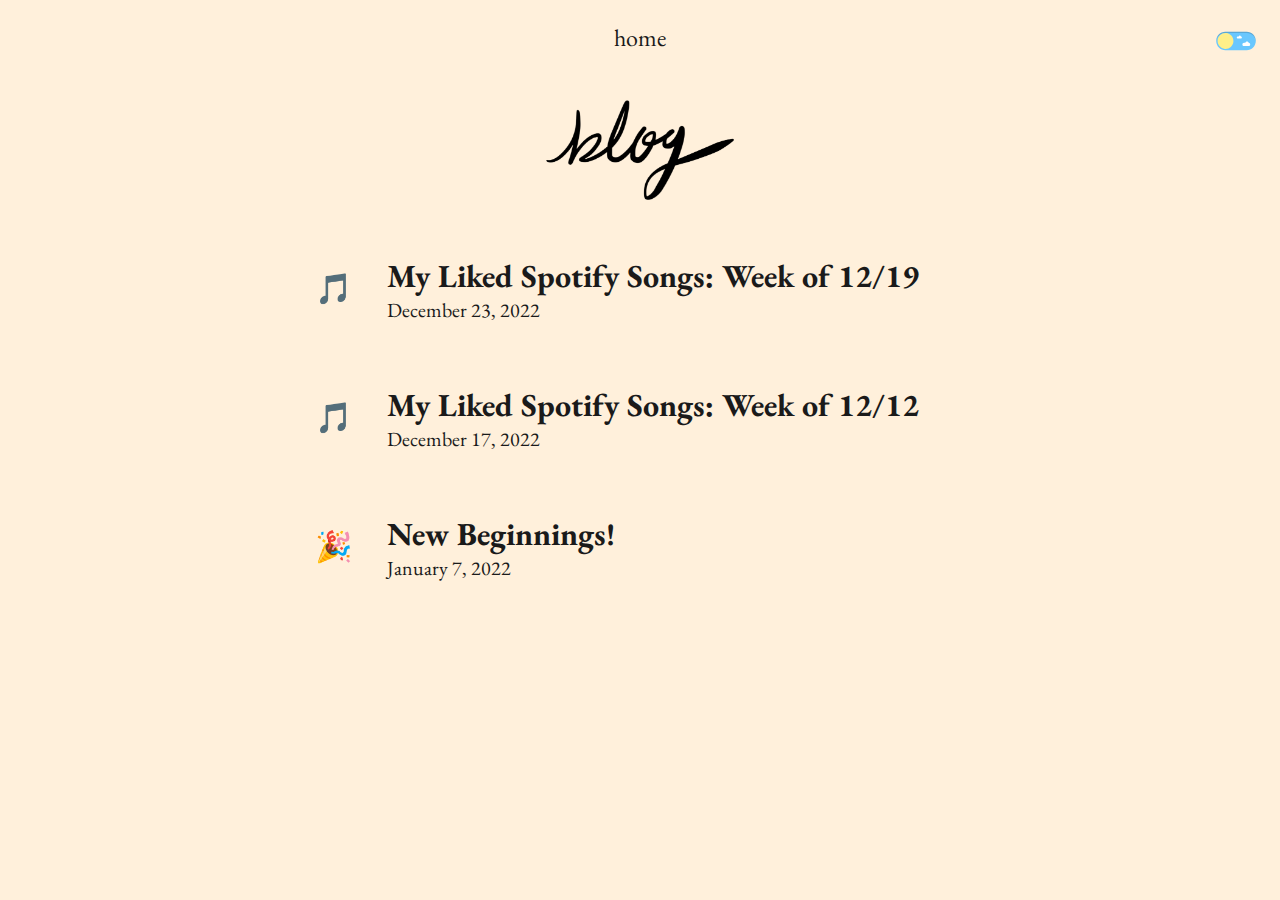
<file: blog/index.html>
<!DOCTYPE html><html lang="en"><head><meta charSet="utf-8"/><meta http-equiv="x-ua-compatible" content="ie=edge"/><meta name="viewport" content="width=device-width, initial-scale=1, shrink-to-fit=no"/><style data-href="/styles.8df09887c67893487653.css" data-identity="gatsby-global-css">@import url(https://fonts.googleapis.com/css2?family=EB+Garamond&family=Fira+Code&display=swap);@import url(https://fonts.googleapis.com/css2?family=Roboto&display=swap);@import url(https://fonts.googleapis.com/css2?family=Inconsolata&display=swap);@import url(https://fonts.googleapis.com/css2?family=Open+Sans:ital,wght@0,400;0,700;1,400&display=swap);@import url(https://fonts.googleapis.com/css2?family=Caveat:wght@500;700&display=swap);</style><meta name="generator" content="Gatsby 4.4.0"/><title data-react-helmet="true">CJ Lee | Blog</title><meta data-react-helmet="true" name="description" content="CJ Lee"/><meta data-react-helmet="true" property="og:title" content="Blog"/><meta data-react-helmet="true" property="og:description" content="CJ Lee"/><meta data-react-helmet="true" property="og:type" content="website"/><meta data-react-helmet="true" name="twitter:card" content="summary"/><meta data-react-helmet="true" name="twitter:creator" content="@cjlee"/><meta data-react-helmet="true" name="twitter:title" content="Blog"/><meta data-react-helmet="true" name="twitter:description" content="CJ Lee"/><style data-styled="" data-styled-version="5.3.3">*{font-family:'EB Garamond';margin:0;padding:0;min-height:0vw;color:var(--color-global);}/*!sc*/
* body{background:var(--color-background);}/*!sc*/
* h1{font-size:80px;color:var(--color-text);}/*!sc*/
* h2{font-size:64px;color:var(--color-text);}/*!sc*/
* h3{font-size:44px;color:var(--color-text);}/*!sc*/
* h4{font-size:32px;color:var(--color-text);}/*!sc*/
* p{font-size:20px;color:var(--color-text);}/*!sc*/
* a{-webkit-text-decoration:none;text-decoration:none;color:var(--color-text);}/*!sc*/
* li{font-size:20px;}/*!sc*/
data-styled.g1[id="sc-global-icLQGF1"]{content:"sc-global-icLQGF1,"}/*!sc*/
.gSjpgg{height:75px;z-index:999;background:var(--color-background);top:0;left:0;right:0;-webkit-transition:margin-top 0.5s;transition:margin-top 0.5s;}/*!sc*/
data-styled.g2[id="Header__Nav-sc-9eu2yh-0"]{content:"gSjpgg,"}/*!sc*/
.cHXind{display:-webkit-box;display:-webkit-flex;display:-ms-flexbox;display:flex;-webkit-flex-direction:row;-ms-flex-direction:row;flex-direction:row;-webkit-box-pack:center;-webkit-justify-content:center;-ms-flex-pack:center;justify-content:center;-webkit-align-items:center;-webkit-box-align:center;-ms-flex-align:center;align-items:center;background:transparent;height:100%;width:100%;}/*!sc*/
data-styled.g3[id="Header__NavMenu-sc-9eu2yh-1"]{content:"cHXind,"}/*!sc*/
.iSFVSU{display:-webkit-box;display:-webkit-flex;display:-ms-flexbox;display:flex;-webkit-align-items:center;-webkit-box-align:center;-ms-flex-align:center;align-items:center;-webkit-text-decoration:none;text-decoration:none;padding:0 1rem;height:100%;cursor:pointer;text-align:center;font-family:'EB Garamond';font-size:24px;color:var(--color-text);}/*!sc*/
.iSFVSU:first-child{border-radius:0 0 0 25px;}/*!sc*/
.iSFVSU:last-child{border-radius:0 0 25px 0;}/*!sc*/
data-styled.g4[id="Header__NavLink-sc-9eu2yh-2"]{content:"iSFVSU,"}/*!sc*/
.eDkGEc{position:relative;top:-42px;left:95%;overflow:visible !important;background:var(--color-background);}/*!sc*/
@media screen and (max-width:850px){.eDkGEc{top:-10px;left:calc(50% - 15px);}}/*!sc*/
data-styled.g5[id="Header__NavToggle-sc-9eu2yh-3"]{content:"eDkGEc,"}/*!sc*/
.ilQVVj{width:min(720px,80%);margin:auto;border-radius:20px;}/*!sc*/
data-styled.g8[id="BlogLayout__BlogContainer-sc-g9ok7x-2"]{content:"ilQVVj,"}/*!sc*/
.iVajEy{text-align:center;}/*!sc*/
data-styled.g70[id="BlogHeading__BlogHeader-sc-yaxiwc-0"]{content:"iVajEy,"}/*!sc*/
.dsCPmf{height:100px;width:auto;margin:25px auto 0 auto;}/*!sc*/
data-styled.g71[id="BlogHeading__BlogImg-sc-yaxiwc-1"]{content:"dsCPmf,"}/*!sc*/
.lnSBKp{display:none;margin:25px auto 25px auto;width:400px;}/*!sc*/
data-styled.g73[id="blog__BlogSearch-sc-15xlt4x-1"]{content:"lnSBKp,"}/*!sc*/
.lkzzvE{border-radius:20px;}/*!sc*/
data-styled.g74[id="blog__BlogArticles-sc-15xlt4x-2"]{content:"lkzzvE,"}/*!sc*/
.iNMPbr{display:-webkit-box;display:-webkit-flex;display:-ms-flexbox;display:flex;-webkit-flex-direction:row;-ms-flex-direction:row;flex-direction:row;-webkit-align-items:center;-webkit-box-align:center;-ms-flex-align:center;align-items:center;height:auto;border-radius:20px;padding:10px 0 10px 0;}/*!sc*/
.iNMPbr:hover{background:var(--color-hover);}/*!sc*/
data-styled.g76[id="blog__BlogArticle-sc-15xlt4x-4"]{content:"iNMPbr,"}/*!sc*/
.hMJwGs{margin:25px;font-size:30px;background-color:var(--color-emoji);border-radius:10px;padding:10px;}/*!sc*/
data-styled.g77[id="blog__BlogEmoji-sc-15xlt4x-5"]{content:"hMJwGs,"}/*!sc*/
</style><style>.gatsby-image-wrapper{position:relative;overflow:hidden}.gatsby-image-wrapper picture.object-fit-polyfill{position:static!important}.gatsby-image-wrapper img{bottom:0;height:100%;left:0;margin:0;max-width:none;padding:0;position:absolute;right:0;top:0;width:100%;object-fit:cover}.gatsby-image-wrapper [data-main-image]{opacity:0;transform:translateZ(0);transition:opacity .25s linear;will-change:opacity}.gatsby-image-wrapper-constrained{display:inline-block;vertical-align:top}</style><noscript><style>.gatsby-image-wrapper noscript [data-main-image]{opacity:1!important}.gatsby-image-wrapper [data-placeholder-image]{opacity:0!important}</style></noscript><script type="module">const e="undefined"!=typeof HTMLImageElement&&"loading"in HTMLImageElement.prototype;e&&document.body.addEventListener("load",(function(e){if(void 0===e.target.dataset.mainImage)return;if(void 0===e.target.dataset.gatsbyImageSsr)return;const t=e.target;let a=null,n=t;for(;null===a&&n;)void 0!==n.parentNode.dataset.gatsbyImageWrapper&&(a=n.parentNode),n=n.parentNode;const o=a.querySelector("[data-placeholder-image]"),r=new Image;r.src=t.currentSrc,r.decode().catch((()=>{})).then((()=>{t.style.opacity=1,o&&(o.style.opacity=0,o.style.transition="opacity 500ms linear")}))}),!0);</script><link rel="icon" href="/favicon-32x32.png?v=cceedab2dbefdb0adc8164bc815c3c3d" type="image/png"/><link rel="icon" href="/favicon.svg?v=cceedab2dbefdb0adc8164bc815c3c3d" type="image/svg+xml"/><link rel="manifest" href="/manifest.webmanifest" crossorigin="anonymous"/><meta name="theme-color" content="FFF0DB"/><link rel="apple-touch-icon" sizes="48x48" href="/icons/icon-48x48.png?v=cceedab2dbefdb0adc8164bc815c3c3d"/><link rel="apple-touch-icon" sizes="72x72" href="/icons/icon-72x72.png?v=cceedab2dbefdb0adc8164bc815c3c3d"/><link rel="apple-touch-icon" sizes="96x96" href="/icons/icon-96x96.png?v=cceedab2dbefdb0adc8164bc815c3c3d"/><link rel="apple-touch-icon" sizes="144x144" href="/icons/icon-144x144.png?v=cceedab2dbefdb0adc8164bc815c3c3d"/><link rel="apple-touch-icon" sizes="192x192" href="/icons/icon-192x192.png?v=cceedab2dbefdb0adc8164bc815c3c3d"/><link rel="apple-touch-icon" sizes="256x256" href="/icons/icon-256x256.png?v=cceedab2dbefdb0adc8164bc815c3c3d"/><link rel="apple-touch-icon" sizes="384x384" href="/icons/icon-384x384.png?v=cceedab2dbefdb0adc8164bc815c3c3d"/><link rel="apple-touch-icon" sizes="512x512" href="/icons/icon-512x512.png?v=cceedab2dbefdb0adc8164bc815c3c3d"/><style>html { 
--color-global: hsl(0deg, 0%, 10%);
--color-text: hsl(0deg, 0%, 10%);
--color-background: #FFF0DB;
--color-blog: #ffe2bd;
--color-blog2: #fcd8a9;
--color-hover: #fcd8a9;
--color-emoji: transparent;
--color-hyperlink: blue; }</style><link as="script" rel="preload" href="/webpack-runtime-df0d040585472aebaae7.js"/><link as="script" rel="preload" href="/framework-fab26466f6939b34594c.js"/><link as="script" rel="preload" href="/app-a67524652be9ade6340b.js"/><link as="script" rel="preload" href="/ea88be26-e384379224360a4b3f9a.js"/><link as="script" rel="preload" href="/commons-fc4a47b632a85caa030d.js"/><link as="script" rel="preload" href="/94222588b0570dcffb85ad1f86e8f5f5d20e834c-cb88d3b001fffc48aa5c.js"/><link as="script" rel="preload" href="/component---src-pages-blog-js-1bd178e57ec02ffb4b09.js"/><link as="fetch" rel="preload" href="/page-data/blog/page-data.json" crossorigin="anonymous"/><link as="fetch" rel="preload" href="/page-data/sq/d/63159454.json" crossorigin="anonymous"/><link as="fetch" rel="preload" href="/page-data/app-data.json" crossorigin="anonymous"/></head><body><script>(function setColorsByTheme(){const colors={"global":{"light":"hsl(0deg, 0%, 10%)","dark":"hsl(0deg, 0%, 100%)"},"text":{"light":"hsl(0deg, 0%, 10%)","dark":"hsl(0deg, 0%, 100%)"},"background":{"light":"#FFF0DB","dark":"#262734"},"blog":{"light":"#ffe2bd","dark":"#282b4f"},"blog2":{"light":"#fcd8a9","dark":"#3a3f70"},"hover":{"light":"#fcd8a9","dark":"#30335e"},"emoji":{"light":"transparent","dark":"#ffffff"},"hyperlink":{"light":"blue","dark":"lightblue"}};const colorModeKey="color-mode";const colorModeCssProp="--initial-color-mode";const mql=window.matchMedia("(prefers-color-scheme: dark)");const prefersDarkFromMQ=mql.matches;const persistedPreference=window.localStorage.getItem(colorModeKey);let colorMode="light";const hasUsedToggle=typeof persistedPreference==="string";if(hasUsedToggle){colorMode=persistedPreference;}else{colorMode=prefersDarkFromMQ?"dark":"light";}let root=document.documentElement;root.style.setProperty(colorModeCssProp,colorMode);console.log(colors);Object.entries(colors).forEach(([name,colorByTheme])=>{const cssVarName=`--color-${name}`;console.log(`Adding color ${cssVarName}`);root.style.setProperty(cssVarName,colorByTheme[colorMode]);});})()</script><div id="___gatsby"><div style="outline:none" tabindex="-1" id="gatsby-focus-wrapper"><nav class="Header__Nav-sc-9eu2yh-0 gSjpgg"><div class="Header__NavMenu-sc-9eu2yh-1 cHXind"><a class="Header__NavLink-sc-9eu2yh-2 iSFVSU" href="/">home</a></div></nav><div class="BlogLayout__BlogContainer-sc-g9ok7x-2 ilQVVj"><h1 class="BlogHeading__BlogHeader-sc-yaxiwc-0 iVajEy"><img src="/static/blogw-5a12f26d33c398b679833baaff1c160e.png" class="BlogHeading__BlogImg-sc-yaxiwc-1 dsCPmf"/></h1><form class="blog__BlogForm-sc-15xlt4x-0 hcZBvp"><input class="blog__BlogSearch-sc-15xlt4x-1 lnSBKp"/></form><div class="blog__BlogArticles-sc-15xlt4x-2 lkzzvE"><a class="blog__BlogLink-sc-15xlt4x-3 iTvbfc" href="/blog/liked-spotify-songs-12-19/"><article class="blog__BlogArticle-sc-15xlt4x-4 iNMPbr"><div class="blog__BlogEmoji-sc-15xlt4x-5 hMJwGs">🎵</div><div class="blog__BlogCard-sc-15xlt4x-6 eQzgtR"><h4 class="blog__BlogArticleHeader-sc-15xlt4x-7 hpmpVT">My Liked Spotify Songs: Week of 12/19</h4><p>December 23, 2022</p></div></article></a><a class="blog__BlogLink-sc-15xlt4x-3 iTvbfc" href="/blog/liked-spotify-songs-12-12/"><article class="blog__BlogArticle-sc-15xlt4x-4 iNMPbr"><div class="blog__BlogEmoji-sc-15xlt4x-5 hMJwGs">🎵</div><div class="blog__BlogCard-sc-15xlt4x-6 eQzgtR"><h4 class="blog__BlogArticleHeader-sc-15xlt4x-7 hpmpVT">My Liked Spotify Songs: Week of 12/12</h4><p>December 17, 2022</p></div></article></a><a class="blog__BlogLink-sc-15xlt4x-3 iTvbfc" href="/blog/new-beginnings/"><article class="blog__BlogArticle-sc-15xlt4x-4 iNMPbr"><div class="blog__BlogEmoji-sc-15xlt4x-5 hMJwGs">🎉</div><div class="blog__BlogCard-sc-15xlt4x-6 eQzgtR"><h4 class="blog__BlogArticleHeader-sc-15xlt4x-7 hpmpVT">New Beginnings!</h4><p>January 7, 2022</p></div></article></a></div></div></div><div id="gatsby-announcer" style="position:absolute;top:0;width:1px;height:1px;padding:0;overflow:hidden;clip:rect(0, 0, 0, 0);white-space:nowrap;border:0" aria-live="assertive" aria-atomic="true"></div></div><script id="gatsby-script-loader">/*<![CDATA[*/window.pagePath="/blog/";/*]]>*/</script><script id="gatsby-chunk-mapping">/*<![CDATA[*/window.___chunkMapping={"polyfill":["/polyfill-635a9dfd597478a1f0fa.js"],"app":["/app-a67524652be9ade6340b.js"],"component---src-pages-404-js":["/component---src-pages-404-js-1a2dd8450e4712463dc6.js"],"component---src-pages-blog-js":["/component---src-pages-blog-js-1bd178e57ec02ffb4b09.js"],"component---src-pages-index-js":["/component---src-pages-index-js-e81b9ee131c21b47e3d0.js"],"component---src-pages-secret-js":["/component---src-pages-secret-js-f46878f2ecc81c59545c.js"],"component---src-templates-blog-template-js":["/component---src-templates-blog-template-js-7ca5264e156bfbf3e04e.js"]};/*]]>*/</script><script src="/polyfill-635a9dfd597478a1f0fa.js" nomodule=""></script><script src="/component---src-pages-blog-js-1bd178e57ec02ffb4b09.js" async=""></script><script src="/94222588b0570dcffb85ad1f86e8f5f5d20e834c-cb88d3b001fffc48aa5c.js" async=""></script><script src="/commons-fc4a47b632a85caa030d.js" async=""></script><script src="/ea88be26-e384379224360a4b3f9a.js" async=""></script><script src="/app-a67524652be9ade6340b.js" async=""></script><script src="/framework-fab26466f6939b34594c.js" async=""></script><script src="/webpack-runtime-df0d040585472aebaae7.js" async=""></script></body></html>
</file>
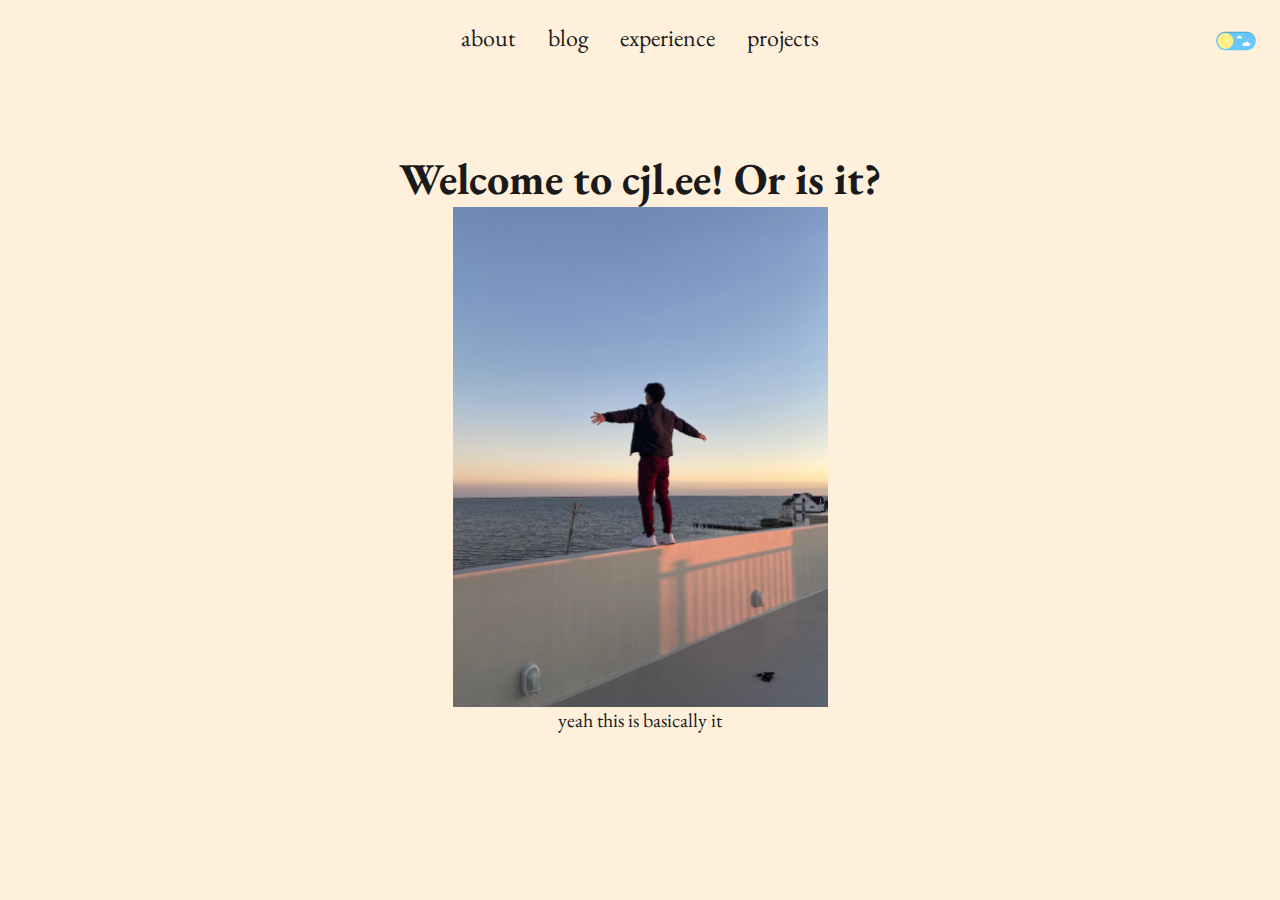
<file: secret/index.html>
<!DOCTYPE html><html><head><meta charSet="utf-8"/><meta http-equiv="x-ua-compatible" content="ie=edge"/><meta name="viewport" content="width=device-width, initial-scale=1, shrink-to-fit=no"/><style data-href="/styles.8df09887c67893487653.css" data-identity="gatsby-global-css">@import url(https://fonts.googleapis.com/css2?family=EB+Garamond&family=Fira+Code&display=swap);@import url(https://fonts.googleapis.com/css2?family=Roboto&display=swap);@import url(https://fonts.googleapis.com/css2?family=Inconsolata&display=swap);@import url(https://fonts.googleapis.com/css2?family=Open+Sans:ital,wght@0,400;0,700;1,400&display=swap);@import url(https://fonts.googleapis.com/css2?family=Caveat:wght@500;700&display=swap);</style><meta name="generator" content="Gatsby 4.4.0"/><title data-react-helmet="true"></title><style data-styled="" data-styled-version="5.3.3">*{font-family:'EB Garamond';margin:0;padding:0;min-height:0vw;color:var(--color-global);}/*!sc*/
* body{background:var(--color-background);}/*!sc*/
* h1{font-size:80px;color:var(--color-text);}/*!sc*/
* h2{font-size:64px;color:var(--color-text);}/*!sc*/
* h3{font-size:44px;color:var(--color-text);}/*!sc*/
* h4{font-size:32px;color:var(--color-text);}/*!sc*/
* p{font-size:20px;color:var(--color-text);}/*!sc*/
* a{-webkit-text-decoration:none;text-decoration:none;color:var(--color-text);}/*!sc*/
* li{font-size:20px;}/*!sc*/
data-styled.g1[id="sc-global-icLQGF1"]{content:"sc-global-icLQGF1,"}/*!sc*/
.gSjpgg{height:75px;z-index:999;background:var(--color-background);top:0;left:0;right:0;-webkit-transition:margin-top 0.5s;transition:margin-top 0.5s;}/*!sc*/
data-styled.g2[id="Header__Nav-sc-9eu2yh-0"]{content:"gSjpgg,"}/*!sc*/
.cHXind{display:-webkit-box;display:-webkit-flex;display:-ms-flexbox;display:flex;-webkit-flex-direction:row;-ms-flex-direction:row;flex-direction:row;-webkit-box-pack:center;-webkit-justify-content:center;-ms-flex-pack:center;justify-content:center;-webkit-align-items:center;-webkit-box-align:center;-ms-flex-align:center;align-items:center;background:transparent;height:100%;width:100%;}/*!sc*/
data-styled.g3[id="Header__NavMenu-sc-9eu2yh-1"]{content:"cHXind,"}/*!sc*/
.iSFVSU{display:-webkit-box;display:-webkit-flex;display:-ms-flexbox;display:flex;-webkit-align-items:center;-webkit-box-align:center;-ms-flex-align:center;align-items:center;-webkit-text-decoration:none;text-decoration:none;padding:0 1rem;height:100%;cursor:pointer;text-align:center;font-family:'EB Garamond';font-size:24px;color:var(--color-text);}/*!sc*/
.iSFVSU:first-child{border-radius:0 0 0 25px;}/*!sc*/
.iSFVSU:last-child{border-radius:0 0 25px 0;}/*!sc*/
data-styled.g4[id="Header__NavLink-sc-9eu2yh-2"]{content:"iSFVSU,"}/*!sc*/
.eDkGEc{position:relative;top:-42px;left:95%;overflow:visible !important;background:var(--color-background);}/*!sc*/
@media screen and (max-width:850px){.eDkGEc{top:-10px;left:calc(50% - 15px);}}/*!sc*/
data-styled.g5[id="Header__NavToggle-sc-9eu2yh-3"]{content:"eDkGEc,"}/*!sc*/
</style><style>.gatsby-image-wrapper{position:relative;overflow:hidden}.gatsby-image-wrapper picture.object-fit-polyfill{position:static!important}.gatsby-image-wrapper img{bottom:0;height:100%;left:0;margin:0;max-width:none;padding:0;position:absolute;right:0;top:0;width:100%;object-fit:cover}.gatsby-image-wrapper [data-main-image]{opacity:0;transform:translateZ(0);transition:opacity .25s linear;will-change:opacity}.gatsby-image-wrapper-constrained{display:inline-block;vertical-align:top}</style><noscript><style>.gatsby-image-wrapper noscript [data-main-image]{opacity:1!important}.gatsby-image-wrapper [data-placeholder-image]{opacity:0!important}</style></noscript><script type="module">const e="undefined"!=typeof HTMLImageElement&&"loading"in HTMLImageElement.prototype;e&&document.body.addEventListener("load",(function(e){if(void 0===e.target.dataset.mainImage)return;if(void 0===e.target.dataset.gatsbyImageSsr)return;const t=e.target;let a=null,n=t;for(;null===a&&n;)void 0!==n.parentNode.dataset.gatsbyImageWrapper&&(a=n.parentNode),n=n.parentNode;const o=a.querySelector("[data-placeholder-image]"),r=new Image;r.src=t.currentSrc,r.decode().catch((()=>{})).then((()=>{t.style.opacity=1,o&&(o.style.opacity=0,o.style.transition="opacity 500ms linear")}))}),!0);</script><link rel="icon" href="/favicon-32x32.png?v=cceedab2dbefdb0adc8164bc815c3c3d" type="image/png"/><link rel="icon" href="/favicon.svg?v=cceedab2dbefdb0adc8164bc815c3c3d" type="image/svg+xml"/><link rel="manifest" href="/manifest.webmanifest" crossorigin="anonymous"/><meta name="theme-color" content="FFF0DB"/><link rel="apple-touch-icon" sizes="48x48" href="/icons/icon-48x48.png?v=cceedab2dbefdb0adc8164bc815c3c3d"/><link rel="apple-touch-icon" sizes="72x72" href="/icons/icon-72x72.png?v=cceedab2dbefdb0adc8164bc815c3c3d"/><link rel="apple-touch-icon" sizes="96x96" href="/icons/icon-96x96.png?v=cceedab2dbefdb0adc8164bc815c3c3d"/><link rel="apple-touch-icon" sizes="144x144" href="/icons/icon-144x144.png?v=cceedab2dbefdb0adc8164bc815c3c3d"/><link rel="apple-touch-icon" sizes="192x192" href="/icons/icon-192x192.png?v=cceedab2dbefdb0adc8164bc815c3c3d"/><link rel="apple-touch-icon" sizes="256x256" href="/icons/icon-256x256.png?v=cceedab2dbefdb0adc8164bc815c3c3d"/><link rel="apple-touch-icon" sizes="384x384" href="/icons/icon-384x384.png?v=cceedab2dbefdb0adc8164bc815c3c3d"/><link rel="apple-touch-icon" sizes="512x512" href="/icons/icon-512x512.png?v=cceedab2dbefdb0adc8164bc815c3c3d"/><style>html { 
--color-global: hsl(0deg, 0%, 10%);
--color-text: hsl(0deg, 0%, 10%);
--color-background: #FFF0DB;
--color-blog: #ffe2bd;
--color-blog2: #fcd8a9;
--color-hover: #fcd8a9;
--color-emoji: transparent;
--color-hyperlink: blue; }</style><link as="script" rel="preload" href="/webpack-runtime-df0d040585472aebaae7.js"/><link as="script" rel="preload" href="/framework-fab26466f6939b34594c.js"/><link as="script" rel="preload" href="/app-a67524652be9ade6340b.js"/><link as="script" rel="preload" href="/ea88be26-e384379224360a4b3f9a.js"/><link as="script" rel="preload" href="/commons-fc4a47b632a85caa030d.js"/><link as="script" rel="preload" href="/component---src-pages-secret-js-f46878f2ecc81c59545c.js"/><link as="fetch" rel="preload" href="/page-data/secret/page-data.json" crossorigin="anonymous"/><link as="fetch" rel="preload" href="/page-data/app-data.json" crossorigin="anonymous"/></head><body><script>(function setColorsByTheme(){const colors={"global":{"light":"hsl(0deg, 0%, 10%)","dark":"hsl(0deg, 0%, 100%)"},"text":{"light":"hsl(0deg, 0%, 10%)","dark":"hsl(0deg, 0%, 100%)"},"background":{"light":"#FFF0DB","dark":"#262734"},"blog":{"light":"#ffe2bd","dark":"#282b4f"},"blog2":{"light":"#fcd8a9","dark":"#3a3f70"},"hover":{"light":"#fcd8a9","dark":"#30335e"},"emoji":{"light":"transparent","dark":"#ffffff"},"hyperlink":{"light":"blue","dark":"lightblue"}};const colorModeKey="color-mode";const colorModeCssProp="--initial-color-mode";const mql=window.matchMedia("(prefers-color-scheme: dark)");const prefersDarkFromMQ=mql.matches;const persistedPreference=window.localStorage.getItem(colorModeKey);let colorMode="light";const hasUsedToggle=typeof persistedPreference==="string";if(hasUsedToggle){colorMode=persistedPreference;}else{colorMode=prefersDarkFromMQ?"dark":"light";}let root=document.documentElement;root.style.setProperty(colorModeCssProp,colorMode);console.log(colors);Object.entries(colors).forEach(([name,colorByTheme])=>{const cssVarName=`--color-${name}`;console.log(`Adding color ${cssVarName}`);root.style.setProperty(cssVarName,colorByTheme[colorMode]);});})()</script><div id="___gatsby"><div style="outline:none" tabindex="-1" id="gatsby-focus-wrapper"><nav class="Header__Nav-sc-9eu2yh-0 gSjpgg"><div class="Header__NavMenu-sc-9eu2yh-1 cHXind"><a class="Header__NavLink-sc-9eu2yh-2 iSFVSU" href="/#about">about</a><a class="Header__NavLink-sc-9eu2yh-2 iSFVSU" href="/#blog">blog</a><a class="Header__NavLink-sc-9eu2yh-2 iSFVSU" href="/#experience">experience</a><a class="Header__NavLink-sc-9eu2yh-2 iSFVSU" href="/#projects">projects</a></div></nav><main><div style="margin-top:75px"><h3 style="text-align:center">Welcome to cjl.ee! Or is it?</h3><img style="display:block;height:500px;width:auto;margin:0 auto 0 auto" alt="CJ standing on a ledge" src="/static/ledge-dac7f043ab4e159d1f7dad17d2ece82e.jpg"/><p style="text-align:center">yeah this is basically it</p></div></main></div><div id="gatsby-announcer" style="position:absolute;top:0;width:1px;height:1px;padding:0;overflow:hidden;clip:rect(0, 0, 0, 0);white-space:nowrap;border:0" aria-live="assertive" aria-atomic="true"></div></div><script id="gatsby-script-loader">/*<![CDATA[*/window.pagePath="/secret/";/*]]>*/</script><script id="gatsby-chunk-mapping">/*<![CDATA[*/window.___chunkMapping={"polyfill":["/polyfill-635a9dfd597478a1f0fa.js"],"app":["/app-a67524652be9ade6340b.js"],"component---src-pages-404-js":["/component---src-pages-404-js-1a2dd8450e4712463dc6.js"],"component---src-pages-blog-js":["/component---src-pages-blog-js-1bd178e57ec02ffb4b09.js"],"component---src-pages-index-js":["/component---src-pages-index-js-e81b9ee131c21b47e3d0.js"],"component---src-pages-secret-js":["/component---src-pages-secret-js-f46878f2ecc81c59545c.js"],"component---src-templates-blog-template-js":["/component---src-templates-blog-template-js-7ca5264e156bfbf3e04e.js"]};/*]]>*/</script><script src="/polyfill-635a9dfd597478a1f0fa.js" nomodule=""></script><script src="/component---src-pages-secret-js-f46878f2ecc81c59545c.js" async=""></script><script src="/commons-fc4a47b632a85caa030d.js" async=""></script><script src="/ea88be26-e384379224360a4b3f9a.js" async=""></script><script src="/app-a67524652be9ade6340b.js" async=""></script><script src="/framework-fab26466f6939b34594c.js" async=""></script><script src="/webpack-runtime-df0d040585472aebaae7.js" async=""></script></body></html>
</file>
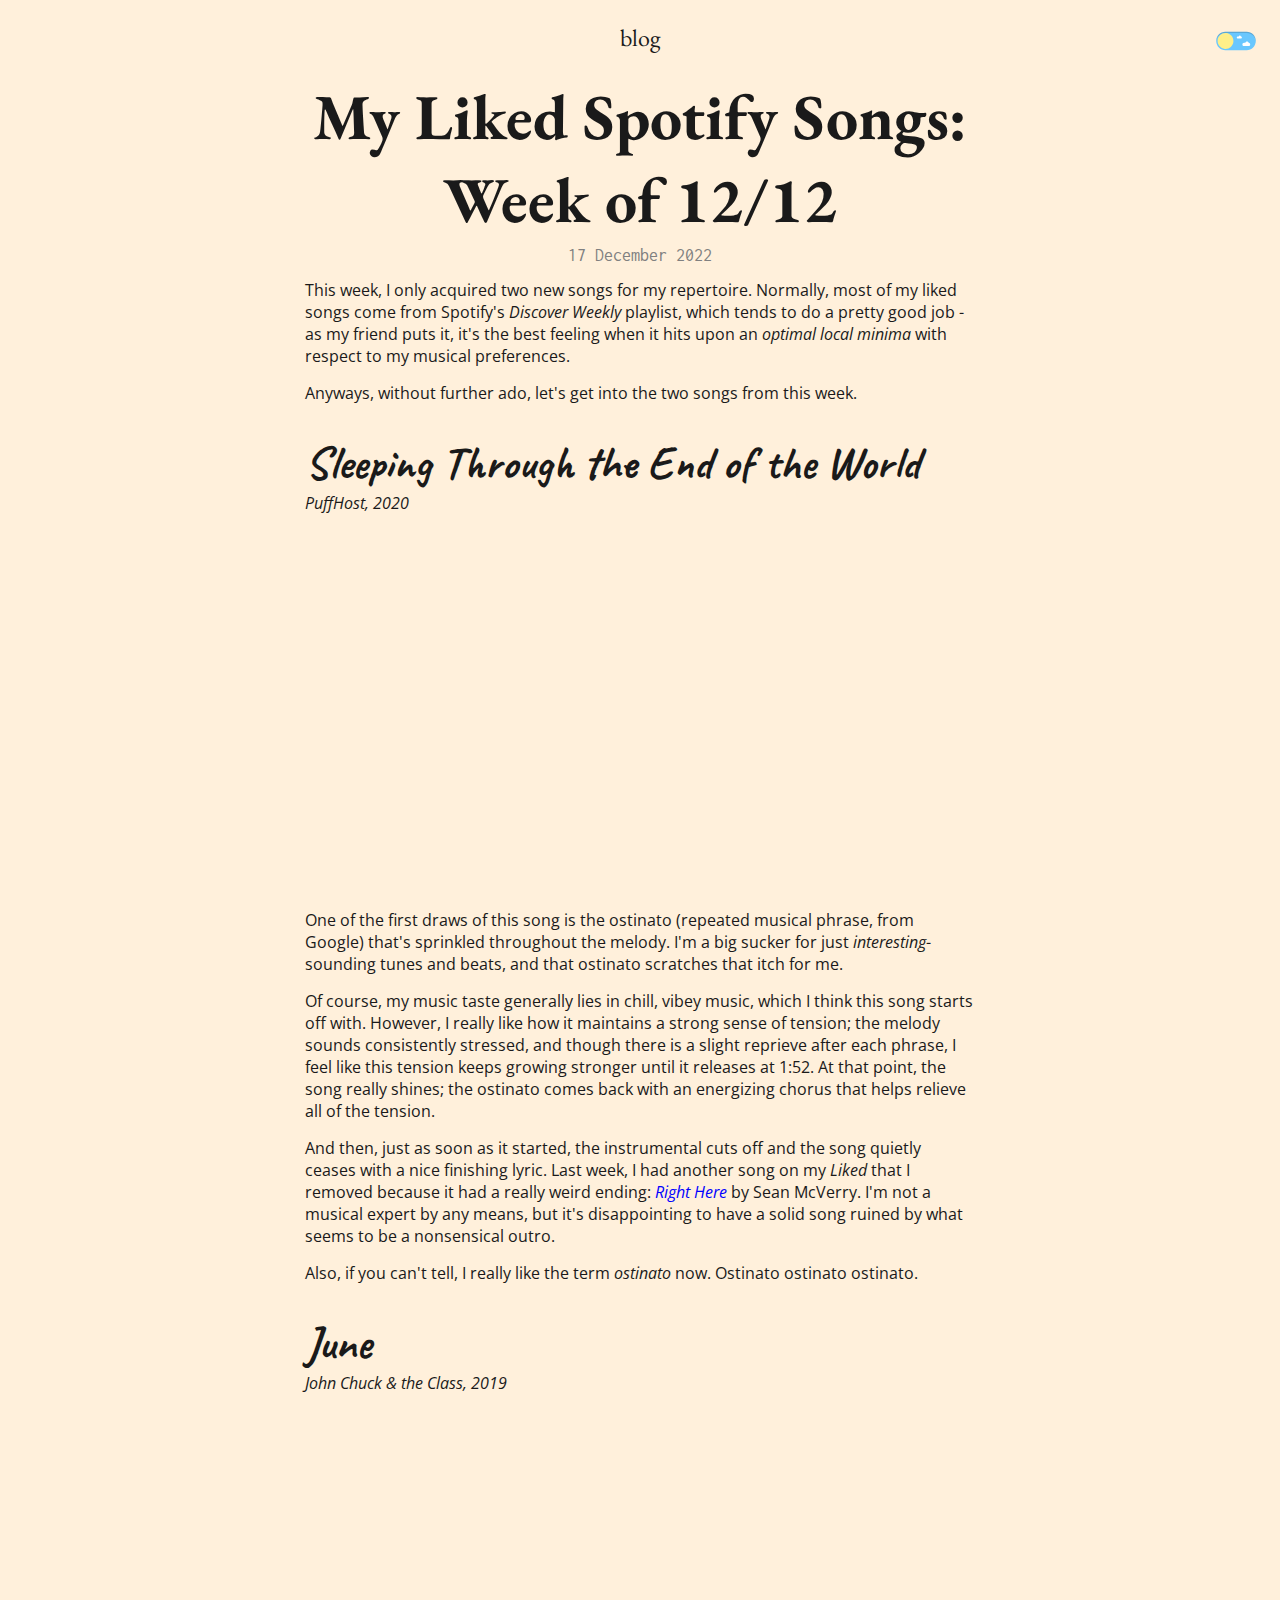
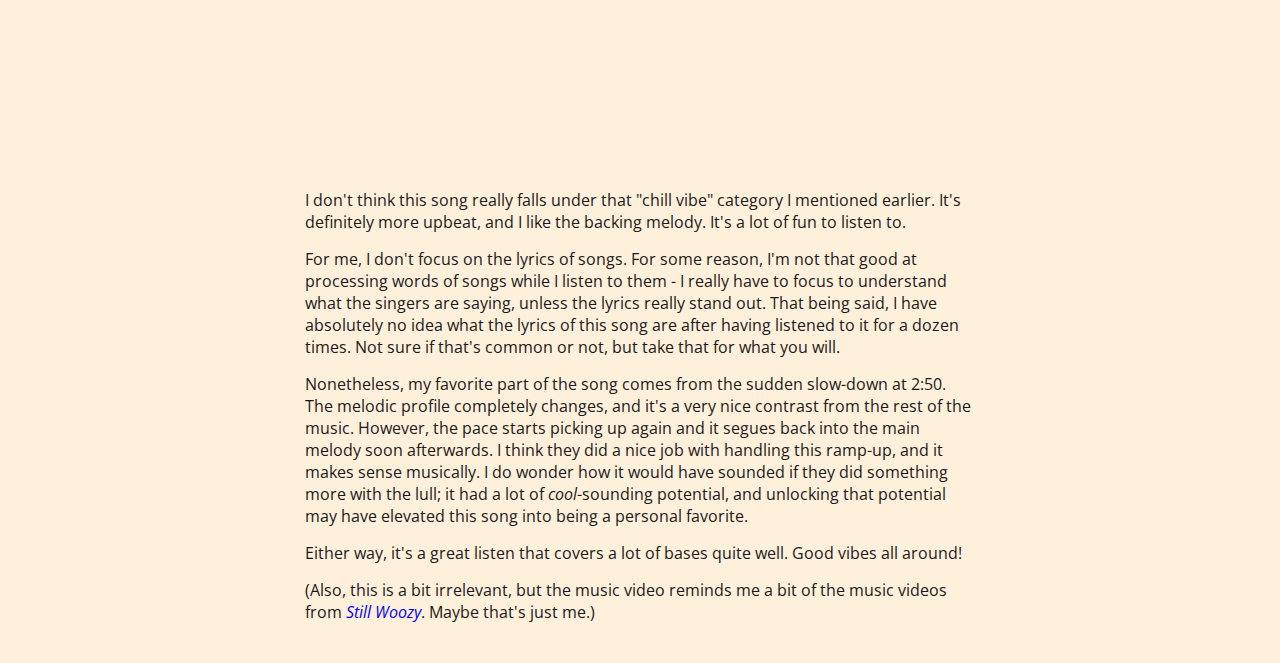
<file: blog/liked-spotify-songs-12-12/index.html>
<!DOCTYPE html><html lang="en"><head><meta charSet="utf-8"/><meta http-equiv="x-ua-compatible" content="ie=edge"/><meta name="viewport" content="width=device-width, initial-scale=1, shrink-to-fit=no"/><style data-href="/styles.8df09887c67893487653.css" data-identity="gatsby-global-css">@import url(https://fonts.googleapis.com/css2?family=EB+Garamond&family=Fira+Code&display=swap);@import url(https://fonts.googleapis.com/css2?family=Roboto&display=swap);@import url(https://fonts.googleapis.com/css2?family=Inconsolata&display=swap);@import url(https://fonts.googleapis.com/css2?family=Open+Sans:ital,wght@0,400;0,700;1,400&display=swap);@import url(https://fonts.googleapis.com/css2?family=Caveat:wght@500;700&display=swap);</style><meta name="generator" content="Gatsby 4.4.0"/><title data-react-helmet="true">CJ Lee | My Liked Spotify Songs: Week of 12/12</title><meta data-react-helmet="true" name="description" content="CJ Lee"/><meta data-react-helmet="true" property="og:title" content="My Liked Spotify Songs: Week of 12/12"/><meta data-react-helmet="true" property="og:description" content="CJ Lee"/><meta data-react-helmet="true" property="og:type" content="website"/><meta data-react-helmet="true" name="twitter:card" content="summary"/><meta data-react-helmet="true" name="twitter:creator" content="@cjlee"/><meta data-react-helmet="true" name="twitter:title" content="My Liked Spotify Songs: Week of 12/12"/><meta data-react-helmet="true" name="twitter:description" content="CJ Lee"/><style data-styled="" data-styled-version="5.3.3">*{font-family:'EB Garamond';margin:0;padding:0;min-height:0vw;color:var(--color-global);}/*!sc*/
* body{background:var(--color-background);}/*!sc*/
* h1{font-size:80px;color:var(--color-text);}/*!sc*/
* h2{font-size:64px;color:var(--color-text);}/*!sc*/
* h3{font-size:44px;color:var(--color-text);}/*!sc*/
* h4{font-size:32px;color:var(--color-text);}/*!sc*/
* p{font-size:20px;color:var(--color-text);}/*!sc*/
* a{-webkit-text-decoration:none;text-decoration:none;color:var(--color-text);}/*!sc*/
* li{font-size:20px;}/*!sc*/
data-styled.g1[id="sc-global-icLQGF1"]{content:"sc-global-icLQGF1,"}/*!sc*/
.gSjpgg{height:75px;z-index:999;background:var(--color-background);top:0;left:0;right:0;-webkit-transition:margin-top 0.5s;transition:margin-top 0.5s;}/*!sc*/
data-styled.g2[id="Header__Nav-sc-9eu2yh-0"]{content:"gSjpgg,"}/*!sc*/
.cHXind{display:-webkit-box;display:-webkit-flex;display:-ms-flexbox;display:flex;-webkit-flex-direction:row;-ms-flex-direction:row;flex-direction:row;-webkit-box-pack:center;-webkit-justify-content:center;-ms-flex-pack:center;justify-content:center;-webkit-align-items:center;-webkit-box-align:center;-ms-flex-align:center;align-items:center;background:transparent;height:100%;width:100%;}/*!sc*/
data-styled.g3[id="Header__NavMenu-sc-9eu2yh-1"]{content:"cHXind,"}/*!sc*/
.iSFVSU{display:-webkit-box;display:-webkit-flex;display:-ms-flexbox;display:flex;-webkit-align-items:center;-webkit-box-align:center;-ms-flex-align:center;align-items:center;-webkit-text-decoration:none;text-decoration:none;padding:0 1rem;height:100%;cursor:pointer;text-align:center;font-family:'EB Garamond';font-size:24px;color:var(--color-text);}/*!sc*/
.iSFVSU:first-child{border-radius:0 0 0 25px;}/*!sc*/
.iSFVSU:last-child{border-radius:0 0 25px 0;}/*!sc*/
data-styled.g4[id="Header__NavLink-sc-9eu2yh-2"]{content:"iSFVSU,"}/*!sc*/
.eDkGEc{position:relative;top:-42px;left:95%;overflow:visible !important;background:var(--color-background);}/*!sc*/
@media screen and (max-width:850px){.eDkGEc{top:-10px;left:calc(50% - 15px);}}/*!sc*/
data-styled.g5[id="Header__NavToggle-sc-9eu2yh-3"]{content:"eDkGEc,"}/*!sc*/
.ilQVVj{width:min(720px,80%);margin:auto;border-radius:20px;}/*!sc*/
data-styled.g8[id="BlogLayout__BlogContainer-sc-g9ok7x-2"]{content:"ilQVVj,"}/*!sc*/
.eBszen{font-family:"Caveat";font-weight:bold;font-size:46px;margin-top:30px;margin-bottom:0px;}/*!sc*/
data-styled.g11[id="SongFeature__SongFeatureH1-sc-9p4vsa-0"]{content:"eBszen,"}/*!sc*/
.fBhLPW{font-size:16px;font-weight:normal;font-style:italic;}/*!sc*/
data-styled.g12[id="SongFeature__SongFeatureH2-sc-9p4vsa-1"]{content:"fBhLPW,"}/*!sc*/
*{font-family:'Open Sans';}/*!sc*/
p{margin:15px 0 15px 0;font-size:16px;}/*!sc*/
ul{margin-left:25px;}/*!sc*/
li{font-size:16px;}/*!sc*/
h1{font-size:30px;}/*!sc*/
h2{font-size:24px;margin-bottom:15px;}/*!sc*/
a{color:var(--color-hyperlink);}/*!sc*/
iframe{width:100%;}/*!sc*/
data-styled.g13[id="sc-global-bJGdqD1"]{content:"sc-global-bJGdqD1,"}/*!sc*/
.dyGWHX{font-size:64px;font-family:"EB Garamond";text-align:center;}/*!sc*/
@media screen and (max-width:768px){.dyGWHX{font-size:50px;}}/*!sc*/
data-styled.g17[id="blog-template__BlogTitle-sc-14htkpw-3"]{content:"dyGWHX,"}/*!sc*/
.dhiRKD{display:-webkit-box;display:-webkit-flex;display:-ms-flexbox;display:flex;-webkit-flex-direction:row;-ms-flex-direction:row;flex-direction:row;-webkit-box-pack:center;-webkit-justify-content:center;-ms-flex-pack:center;justify-content:center;-webkit-align-items:center;-webkit-box-align:center;-ms-flex-align:center;align-items:center;margin:5px;}/*!sc*/
@media screen and (max-width:768px){.dhiRKD{-webkit-flex-direction:column;-ms-flex-direction:column;flex-direction:column;}}/*!sc*/
data-styled.g18[id="blog-template__BlogDetails-sc-14htkpw-4"]{content:"dhiRKD,"}/*!sc*/
.hohNLg{padding:0 5px 0 5px;margin:0px;font-family:"Inconsolata";font-size:18px;color:#808080;border-radius:5px;width:auto;}/*!sc*/
data-styled.g19[id="blog-template__BlogDate-sc-14htkpw-5"]{content:"hohNLg,"}/*!sc*/
.cXoJiZ{padding:0 25px 25px 25px;}/*!sc*/
data-styled.g23[id="blog-template__BlogBody-sc-14htkpw-9"]{content:"cXoJiZ,"}/*!sc*/
.eLdcox > *{margin-bottom:15px;}/*!sc*/
.eLdcox p{margin-bottom:15px;}/*!sc*/
.eLdcox li{margin-left:15px;}/*!sc*/
data-styled.g24[id="blog-template__BlogContent-sc-14htkpw-10"]{content:"eLdcox,"}/*!sc*/
</style><style>.gatsby-image-wrapper{position:relative;overflow:hidden}.gatsby-image-wrapper picture.object-fit-polyfill{position:static!important}.gatsby-image-wrapper img{bottom:0;height:100%;left:0;margin:0;max-width:none;padding:0;position:absolute;right:0;top:0;width:100%;object-fit:cover}.gatsby-image-wrapper [data-main-image]{opacity:0;transform:translateZ(0);transition:opacity .25s linear;will-change:opacity}.gatsby-image-wrapper-constrained{display:inline-block;vertical-align:top}</style><noscript><style>.gatsby-image-wrapper noscript [data-main-image]{opacity:1!important}.gatsby-image-wrapper [data-placeholder-image]{opacity:0!important}</style></noscript><script type="module">const e="undefined"!=typeof HTMLImageElement&&"loading"in HTMLImageElement.prototype;e&&document.body.addEventListener("load",(function(e){if(void 0===e.target.dataset.mainImage)return;if(void 0===e.target.dataset.gatsbyImageSsr)return;const t=e.target;let a=null,n=t;for(;null===a&&n;)void 0!==n.parentNode.dataset.gatsbyImageWrapper&&(a=n.parentNode),n=n.parentNode;const o=a.querySelector("[data-placeholder-image]"),r=new Image;r.src=t.currentSrc,r.decode().catch((()=>{})).then((()=>{t.style.opacity=1,o&&(o.style.opacity=0,o.style.transition="opacity 500ms linear")}))}),!0);</script><link rel="icon" href="/favicon-32x32.png?v=cceedab2dbefdb0adc8164bc815c3c3d" type="image/png"/><link rel="icon" href="/favicon.svg?v=cceedab2dbefdb0adc8164bc815c3c3d" type="image/svg+xml"/><link rel="manifest" href="/manifest.webmanifest" crossorigin="anonymous"/><meta name="theme-color" content="FFF0DB"/><link rel="apple-touch-icon" sizes="48x48" href="/icons/icon-48x48.png?v=cceedab2dbefdb0adc8164bc815c3c3d"/><link rel="apple-touch-icon" sizes="72x72" href="/icons/icon-72x72.png?v=cceedab2dbefdb0adc8164bc815c3c3d"/><link rel="apple-touch-icon" sizes="96x96" href="/icons/icon-96x96.png?v=cceedab2dbefdb0adc8164bc815c3c3d"/><link rel="apple-touch-icon" sizes="144x144" href="/icons/icon-144x144.png?v=cceedab2dbefdb0adc8164bc815c3c3d"/><link rel="apple-touch-icon" sizes="192x192" href="/icons/icon-192x192.png?v=cceedab2dbefdb0adc8164bc815c3c3d"/><link rel="apple-touch-icon" sizes="256x256" href="/icons/icon-256x256.png?v=cceedab2dbefdb0adc8164bc815c3c3d"/><link rel="apple-touch-icon" sizes="384x384" href="/icons/icon-384x384.png?v=cceedab2dbefdb0adc8164bc815c3c3d"/><link rel="apple-touch-icon" sizes="512x512" href="/icons/icon-512x512.png?v=cceedab2dbefdb0adc8164bc815c3c3d"/><style>html { 
--color-global: hsl(0deg, 0%, 10%);
--color-text: hsl(0deg, 0%, 10%);
--color-background: #FFF0DB;
--color-blog: #ffe2bd;
--color-blog2: #fcd8a9;
--color-hover: #fcd8a9;
--color-emoji: transparent;
--color-hyperlink: blue; }</style><link as="script" rel="preload" href="/webpack-runtime-df0d040585472aebaae7.js"/><link as="script" rel="preload" href="/framework-fab26466f6939b34594c.js"/><link as="script" rel="preload" href="/app-a67524652be9ade6340b.js"/><link as="script" rel="preload" href="/ea88be26-e384379224360a4b3f9a.js"/><link as="script" rel="preload" href="/commons-fc4a47b632a85caa030d.js"/><link as="script" rel="preload" href="/94222588b0570dcffb85ad1f86e8f5f5d20e834c-cb88d3b001fffc48aa5c.js"/><link as="script" rel="preload" href="/component---src-templates-blog-template-js-7ca5264e156bfbf3e04e.js"/><link as="fetch" rel="preload" href="/page-data/blog/liked-spotify-songs-12-12/page-data.json" crossorigin="anonymous"/><link as="fetch" rel="preload" href="/page-data/sq/d/63159454.json" crossorigin="anonymous"/><link as="fetch" rel="preload" href="/page-data/app-data.json" crossorigin="anonymous"/></head><body><script>(function setColorsByTheme(){const colors={"global":{"light":"hsl(0deg, 0%, 10%)","dark":"hsl(0deg, 0%, 100%)"},"text":{"light":"hsl(0deg, 0%, 10%)","dark":"hsl(0deg, 0%, 100%)"},"background":{"light":"#FFF0DB","dark":"#262734"},"blog":{"light":"#ffe2bd","dark":"#282b4f"},"blog2":{"light":"#fcd8a9","dark":"#3a3f70"},"hover":{"light":"#fcd8a9","dark":"#30335e"},"emoji":{"light":"transparent","dark":"#ffffff"},"hyperlink":{"light":"blue","dark":"lightblue"}};const colorModeKey="color-mode";const colorModeCssProp="--initial-color-mode";const mql=window.matchMedia("(prefers-color-scheme: dark)");const prefersDarkFromMQ=mql.matches;const persistedPreference=window.localStorage.getItem(colorModeKey);let colorMode="light";const hasUsedToggle=typeof persistedPreference==="string";if(hasUsedToggle){colorMode=persistedPreference;}else{colorMode=prefersDarkFromMQ?"dark":"light";}let root=document.documentElement;root.style.setProperty(colorModeCssProp,colorMode);console.log(colors);Object.entries(colors).forEach(([name,colorByTheme])=>{const cssVarName=`--color-${name}`;console.log(`Adding color ${cssVarName}`);root.style.setProperty(cssVarName,colorByTheme[colorMode]);});})()</script><div id="___gatsby"><div style="outline:none" tabindex="-1" id="gatsby-focus-wrapper"><nav class="Header__Nav-sc-9eu2yh-0 gSjpgg"><div class="Header__NavMenu-sc-9eu2yh-1 cHXind"><a class="Header__NavLink-sc-9eu2yh-2 iSFVSU" href="/blog">blog</a></div></nav><div class="BlogLayout__BlogContainer-sc-g9ok7x-2 ilQVVj"><div class="blog-template__BlogHeader-sc-14htkpw-2 esUsG"><h1 class="blog-template__BlogTitle-sc-14htkpw-3 dyGWHX">My Liked Spotify Songs: Week of 12/12</h1><div class="blog-template__BlogDetails-sc-14htkpw-4 dhiRKD"><p class="blog-template__BlogDate-sc-14htkpw-5 hohNLg">17 December 2022</p></div></div><div class="blog-template__BlogBody-sc-14htkpw-9 cXoJiZ"><p>This week, I only acquired two new songs for my repertoire. Normally,
most of my liked songs come from Spotify&#x27;s <em>Discover Weekly</em> playlist, which
tends to do a pretty good job - as my friend puts it, it&#x27;s the best feeling
when it hits upon an <em>optimal local minima</em> with respect to my musical preferences.</p><p>Anyways, without further ado, let&#x27;s get into the two songs from this week.</p><div><h1 class="SongFeature__SongFeatureH1-sc-9p4vsa-0 eBszen">Sleeping Through the End of the World</h1><h2 class="SongFeature__SongFeatureH2-sc-9p4vsa-1 fBhLPW">PuffHost<!-- -->, <!-- -->2020</h2><iframe width="640" height="360" src="https://www.youtube.com/embed/2iNJfGfdgz0" frameborder="0" allow="autoplay; encrypted-media"></iframe></div><p>One of the first draws of this song is the ostinato (repeated musical phrase, from Google)
that&#x27;s sprinkled throughout the melody. I&#x27;m a big sucker for just <em>interesting</em>-sounding
tunes and beats, and that ostinato scratches that itch for me.</p><p>Of course, my music taste generally lies in chill, vibey music, which I think
this song starts off with. However, I really like how it maintains a strong
sense of tension; the melody sounds consistently stressed, and though there is a slight
reprieve after each phrase, I feel like this tension keeps growing stronger until
it releases at 1:52. At that point, the song really shines; the ostinato comes back
with an energizing chorus that helps relieve all of the tension.</p><p>And then, just as soon as it started, the instrumental cuts off and the song quietly
ceases with a nice finishing lyric. Last week, I had another song on my <em>Liked</em> that
I removed because it had a really weird ending: <em><a href="https://www.youtube.com/watch?v=gAAzM-czJDU">Right Here</a></em>
by Sean McVerry. I&#x27;m not a musical expert by any means, but it&#x27;s
disappointing to have a solid song ruined by what seems to be a nonsensical outro.</p><p>Also, if you can&#x27;t tell, I really like the term <em>ostinato</em> now. Ostinato ostinato ostinato.</p><div><h1 class="SongFeature__SongFeatureH1-sc-9p4vsa-0 eBszen">June</h1><h2 class="SongFeature__SongFeatureH2-sc-9p4vsa-1 fBhLPW">John Chuck &amp; the Class<!-- -->, <!-- -->2019</h2><iframe width="640" height="360" src="https://www.youtube.com/embed/deCFMYAystk" frameborder="0" allow="autoplay; encrypted-media"></iframe></div><p>I don&#x27;t think this song really falls under that &quot;chill vibe&quot; category I mentioned earlier.
It&#x27;s definitely more upbeat, and I like the backing melody. It&#x27;s a lot of fun to listen to.</p><p>For me, I don&#x27;t focus on the lyrics of songs. For some reason, I&#x27;m not that good
at processing words of songs while I listen to them - I really have to focus to understand
what the singers are saying, unless the lyrics really stand out. That being said,
I have absolutely no idea what the lyrics of this song are after having
listened to it for a dozen times. Not sure if that&#x27;s common or not, but take that for what you will.</p><p>Nonetheless, my favorite part of the song comes from the sudden slow-down at 2:50. The melodic
profile completely changes, and it&#x27;s a very nice contrast from the rest of the music.
However, the pace starts picking up again and it segues back into the main melody soon afterwards.
I think they did a nice job with handling this ramp-up, and it makes sense musically.
I do wonder how it would have sounded if they did something more with the lull;
it had a lot of <em>cool</em>-sounding potential, and unlocking that potential may have elevated
this song into being a personal favorite.</p><p>Either way, it&#x27;s a great listen that covers a lot of bases quite well. Good vibes all around!</p><p>(Also, this is a bit irrelevant, but the music video reminds me a bit of the music videos
from <em><a href="https://www.youtube.com/watch?v=zL3wWykAKfs">Still Woozy</a></em>. Maybe that&#x27;s just me.)</p></div></div></div><div id="gatsby-announcer" style="position:absolute;top:0;width:1px;height:1px;padding:0;overflow:hidden;clip:rect(0, 0, 0, 0);white-space:nowrap;border:0" aria-live="assertive" aria-atomic="true"></div></div><script id="gatsby-script-loader">/*<![CDATA[*/window.pagePath="/blog/liked-spotify-songs-12-12/";/*]]>*/</script><script id="gatsby-chunk-mapping">/*<![CDATA[*/window.___chunkMapping={"polyfill":["/polyfill-635a9dfd597478a1f0fa.js"],"app":["/app-a67524652be9ade6340b.js"],"component---src-pages-404-js":["/component---src-pages-404-js-1a2dd8450e4712463dc6.js"],"component---src-pages-blog-js":["/component---src-pages-blog-js-1bd178e57ec02ffb4b09.js"],"component---src-pages-index-js":["/component---src-pages-index-js-e81b9ee131c21b47e3d0.js"],"component---src-pages-secret-js":["/component---src-pages-secret-js-f46878f2ecc81c59545c.js"],"component---src-templates-blog-template-js":["/component---src-templates-blog-template-js-7ca5264e156bfbf3e04e.js"]};/*]]>*/</script><script src="/polyfill-635a9dfd597478a1f0fa.js" nomodule=""></script><script src="/component---src-templates-blog-template-js-7ca5264e156bfbf3e04e.js" async=""></script><script src="/94222588b0570dcffb85ad1f86e8f5f5d20e834c-cb88d3b001fffc48aa5c.js" async=""></script><script src="/commons-fc4a47b632a85caa030d.js" async=""></script><script src="/ea88be26-e384379224360a4b3f9a.js" async=""></script><script src="/app-a67524652be9ade6340b.js" async=""></script><script src="/framework-fab26466f6939b34594c.js" async=""></script><script src="/webpack-runtime-df0d040585472aebaae7.js" async=""></script></body></html>
</file>
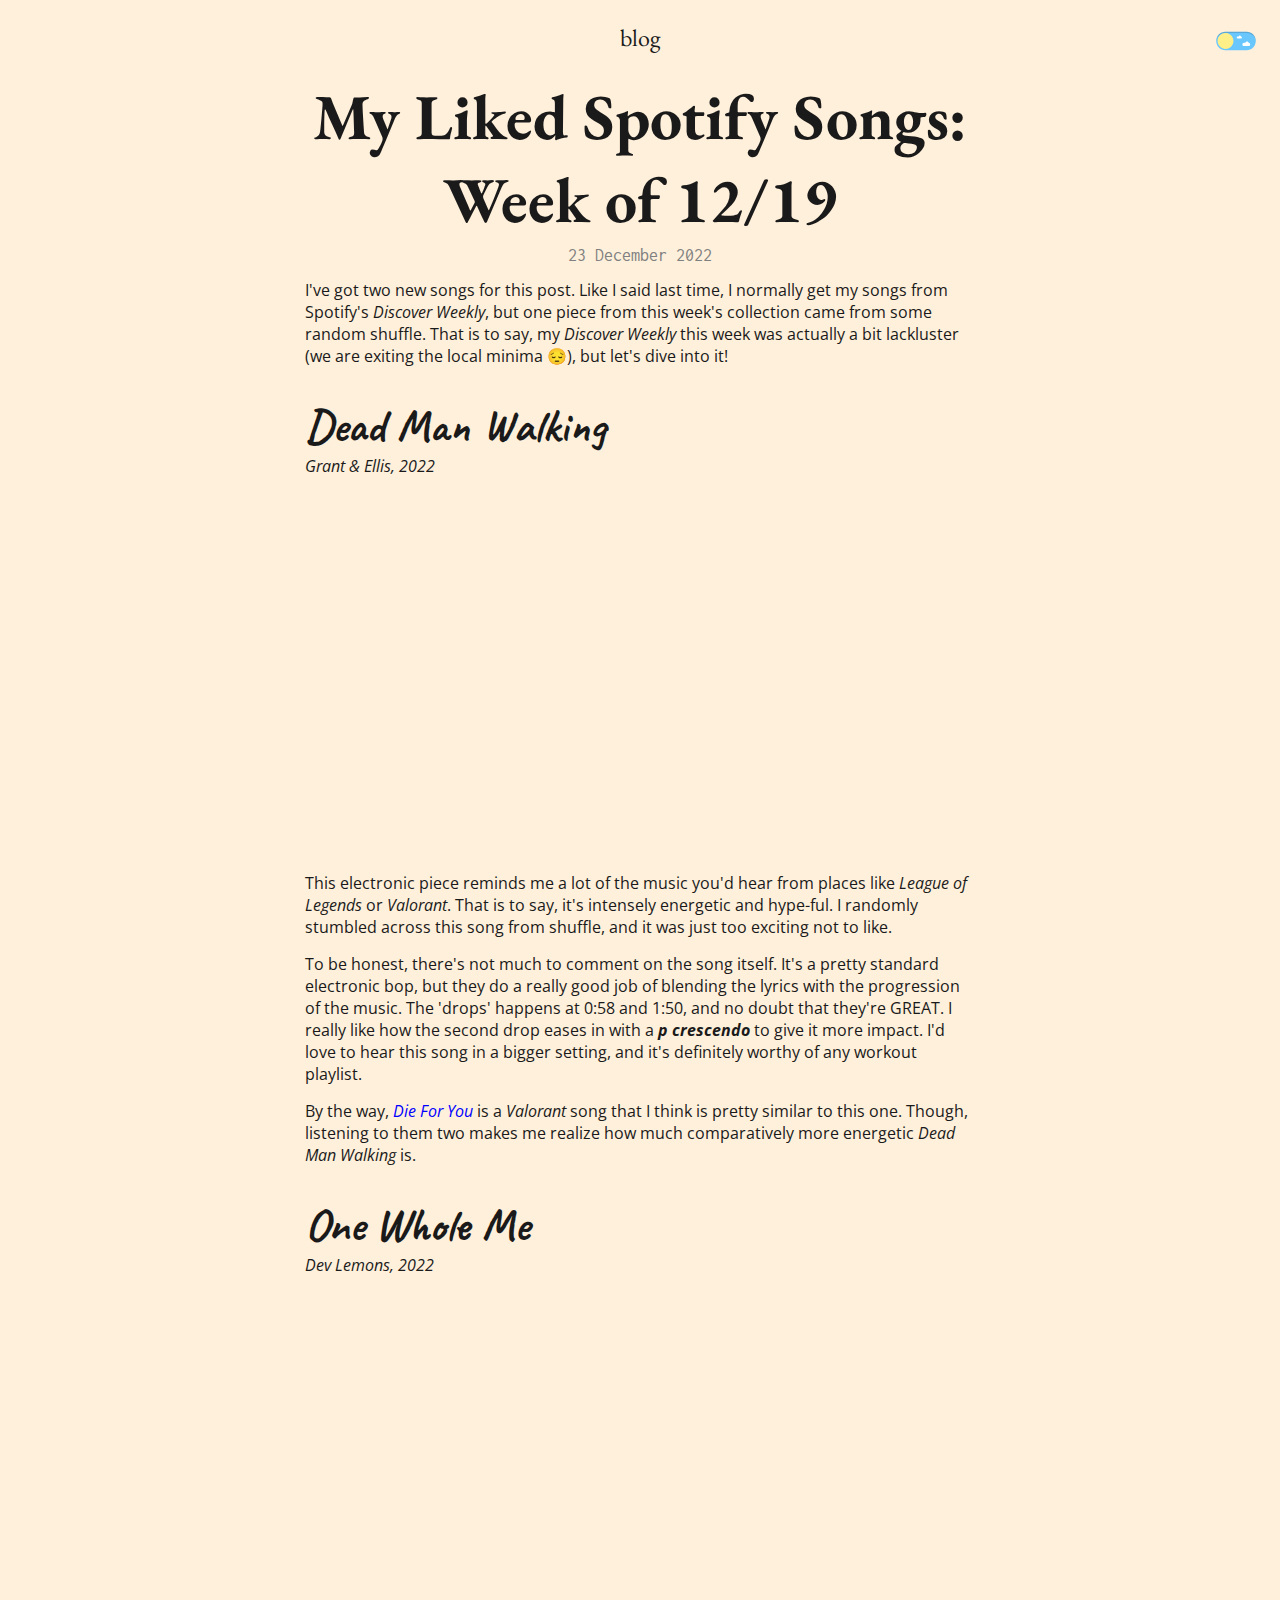
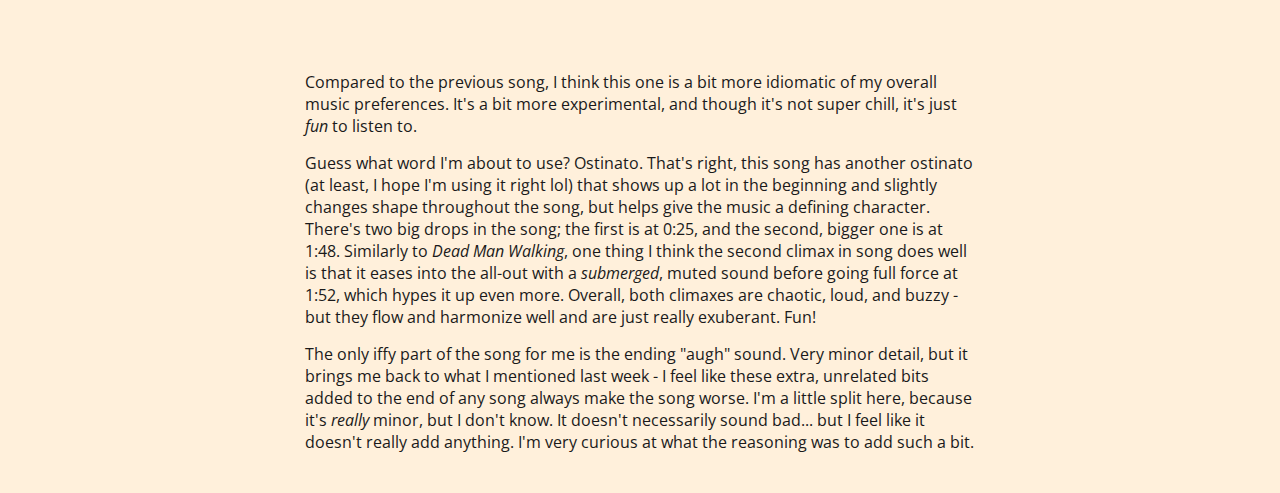
<file: blog/liked-spotify-songs-12-19/index.html>
<!DOCTYPE html><html lang="en"><head><meta charSet="utf-8"/><meta http-equiv="x-ua-compatible" content="ie=edge"/><meta name="viewport" content="width=device-width, initial-scale=1, shrink-to-fit=no"/><style data-href="/styles.8df09887c67893487653.css" data-identity="gatsby-global-css">@import url(https://fonts.googleapis.com/css2?family=EB+Garamond&family=Fira+Code&display=swap);@import url(https://fonts.googleapis.com/css2?family=Roboto&display=swap);@import url(https://fonts.googleapis.com/css2?family=Inconsolata&display=swap);@import url(https://fonts.googleapis.com/css2?family=Open+Sans:ital,wght@0,400;0,700;1,400&display=swap);@import url(https://fonts.googleapis.com/css2?family=Caveat:wght@500;700&display=swap);</style><meta name="generator" content="Gatsby 4.4.0"/><title data-react-helmet="true">CJ Lee | My Liked Spotify Songs: Week of 12/19</title><meta data-react-helmet="true" name="description" content="CJ Lee"/><meta data-react-helmet="true" property="og:title" content="My Liked Spotify Songs: Week of 12/19"/><meta data-react-helmet="true" property="og:description" content="CJ Lee"/><meta data-react-helmet="true" property="og:type" content="website"/><meta data-react-helmet="true" name="twitter:card" content="summary"/><meta data-react-helmet="true" name="twitter:creator" content="@cjlee"/><meta data-react-helmet="true" name="twitter:title" content="My Liked Spotify Songs: Week of 12/19"/><meta data-react-helmet="true" name="twitter:description" content="CJ Lee"/><style data-styled="" data-styled-version="5.3.3">*{font-family:'EB Garamond';margin:0;padding:0;min-height:0vw;color:var(--color-global);}/*!sc*/
* body{background:var(--color-background);}/*!sc*/
* h1{font-size:80px;color:var(--color-text);}/*!sc*/
* h2{font-size:64px;color:var(--color-text);}/*!sc*/
* h3{font-size:44px;color:var(--color-text);}/*!sc*/
* h4{font-size:32px;color:var(--color-text);}/*!sc*/
* p{font-size:20px;color:var(--color-text);}/*!sc*/
* a{-webkit-text-decoration:none;text-decoration:none;color:var(--color-text);}/*!sc*/
* li{font-size:20px;}/*!sc*/
data-styled.g1[id="sc-global-icLQGF1"]{content:"sc-global-icLQGF1,"}/*!sc*/
.gSjpgg{height:75px;z-index:999;background:var(--color-background);top:0;left:0;right:0;-webkit-transition:margin-top 0.5s;transition:margin-top 0.5s;}/*!sc*/
data-styled.g2[id="Header__Nav-sc-9eu2yh-0"]{content:"gSjpgg,"}/*!sc*/
.cHXind{display:-webkit-box;display:-webkit-flex;display:-ms-flexbox;display:flex;-webkit-flex-direction:row;-ms-flex-direction:row;flex-direction:row;-webkit-box-pack:center;-webkit-justify-content:center;-ms-flex-pack:center;justify-content:center;-webkit-align-items:center;-webkit-box-align:center;-ms-flex-align:center;align-items:center;background:transparent;height:100%;width:100%;}/*!sc*/
data-styled.g3[id="Header__NavMenu-sc-9eu2yh-1"]{content:"cHXind,"}/*!sc*/
.iSFVSU{display:-webkit-box;display:-webkit-flex;display:-ms-flexbox;display:flex;-webkit-align-items:center;-webkit-box-align:center;-ms-flex-align:center;align-items:center;-webkit-text-decoration:none;text-decoration:none;padding:0 1rem;height:100%;cursor:pointer;text-align:center;font-family:'EB Garamond';font-size:24px;color:var(--color-text);}/*!sc*/
.iSFVSU:first-child{border-radius:0 0 0 25px;}/*!sc*/
.iSFVSU:last-child{border-radius:0 0 25px 0;}/*!sc*/
data-styled.g4[id="Header__NavLink-sc-9eu2yh-2"]{content:"iSFVSU,"}/*!sc*/
.eDkGEc{position:relative;top:-42px;left:95%;overflow:visible !important;background:var(--color-background);}/*!sc*/
@media screen and (max-width:850px){.eDkGEc{top:-10px;left:calc(50% - 15px);}}/*!sc*/
data-styled.g5[id="Header__NavToggle-sc-9eu2yh-3"]{content:"eDkGEc,"}/*!sc*/
.ilQVVj{width:min(720px,80%);margin:auto;border-radius:20px;}/*!sc*/
data-styled.g8[id="BlogLayout__BlogContainer-sc-g9ok7x-2"]{content:"ilQVVj,"}/*!sc*/
.eBszen{font-family:"Caveat";font-weight:bold;font-size:46px;margin-top:30px;margin-bottom:0px;}/*!sc*/
data-styled.g11[id="SongFeature__SongFeatureH1-sc-9p4vsa-0"]{content:"eBszen,"}/*!sc*/
.fBhLPW{font-size:16px;font-weight:normal;font-style:italic;}/*!sc*/
data-styled.g12[id="SongFeature__SongFeatureH2-sc-9p4vsa-1"]{content:"fBhLPW,"}/*!sc*/
*{font-family:'Open Sans';}/*!sc*/
p{margin:15px 0 15px 0;font-size:16px;}/*!sc*/
ul{margin-left:25px;}/*!sc*/
li{font-size:16px;}/*!sc*/
h1{font-size:30px;}/*!sc*/
h2{font-size:24px;margin-bottom:15px;}/*!sc*/
a{color:var(--color-hyperlink);}/*!sc*/
iframe{width:100%;}/*!sc*/
data-styled.g13[id="sc-global-bJGdqD1"]{content:"sc-global-bJGdqD1,"}/*!sc*/
.dyGWHX{font-size:64px;font-family:"EB Garamond";text-align:center;}/*!sc*/
@media screen and (max-width:768px){.dyGWHX{font-size:50px;}}/*!sc*/
data-styled.g17[id="blog-template__BlogTitle-sc-14htkpw-3"]{content:"dyGWHX,"}/*!sc*/
.dhiRKD{display:-webkit-box;display:-webkit-flex;display:-ms-flexbox;display:flex;-webkit-flex-direction:row;-ms-flex-direction:row;flex-direction:row;-webkit-box-pack:center;-webkit-justify-content:center;-ms-flex-pack:center;justify-content:center;-webkit-align-items:center;-webkit-box-align:center;-ms-flex-align:center;align-items:center;margin:5px;}/*!sc*/
@media screen and (max-width:768px){.dhiRKD{-webkit-flex-direction:column;-ms-flex-direction:column;flex-direction:column;}}/*!sc*/
data-styled.g18[id="blog-template__BlogDetails-sc-14htkpw-4"]{content:"dhiRKD,"}/*!sc*/
.hohNLg{padding:0 5px 0 5px;margin:0px;font-family:"Inconsolata";font-size:18px;color:#808080;border-radius:5px;width:auto;}/*!sc*/
data-styled.g19[id="blog-template__BlogDate-sc-14htkpw-5"]{content:"hohNLg,"}/*!sc*/
.cXoJiZ{padding:0 25px 25px 25px;}/*!sc*/
data-styled.g23[id="blog-template__BlogBody-sc-14htkpw-9"]{content:"cXoJiZ,"}/*!sc*/
.eLdcox > *{margin-bottom:15px;}/*!sc*/
.eLdcox p{margin-bottom:15px;}/*!sc*/
.eLdcox li{margin-left:15px;}/*!sc*/
data-styled.g24[id="blog-template__BlogContent-sc-14htkpw-10"]{content:"eLdcox,"}/*!sc*/
</style><style>.gatsby-image-wrapper{position:relative;overflow:hidden}.gatsby-image-wrapper picture.object-fit-polyfill{position:static!important}.gatsby-image-wrapper img{bottom:0;height:100%;left:0;margin:0;max-width:none;padding:0;position:absolute;right:0;top:0;width:100%;object-fit:cover}.gatsby-image-wrapper [data-main-image]{opacity:0;transform:translateZ(0);transition:opacity .25s linear;will-change:opacity}.gatsby-image-wrapper-constrained{display:inline-block;vertical-align:top}</style><noscript><style>.gatsby-image-wrapper noscript [data-main-image]{opacity:1!important}.gatsby-image-wrapper [data-placeholder-image]{opacity:0!important}</style></noscript><script type="module">const e="undefined"!=typeof HTMLImageElement&&"loading"in HTMLImageElement.prototype;e&&document.body.addEventListener("load",(function(e){if(void 0===e.target.dataset.mainImage)return;if(void 0===e.target.dataset.gatsbyImageSsr)return;const t=e.target;let a=null,n=t;for(;null===a&&n;)void 0!==n.parentNode.dataset.gatsbyImageWrapper&&(a=n.parentNode),n=n.parentNode;const o=a.querySelector("[data-placeholder-image]"),r=new Image;r.src=t.currentSrc,r.decode().catch((()=>{})).then((()=>{t.style.opacity=1,o&&(o.style.opacity=0,o.style.transition="opacity 500ms linear")}))}),!0);</script><link rel="icon" href="/favicon-32x32.png?v=cceedab2dbefdb0adc8164bc815c3c3d" type="image/png"/><link rel="icon" href="/favicon.svg?v=cceedab2dbefdb0adc8164bc815c3c3d" type="image/svg+xml"/><link rel="manifest" href="/manifest.webmanifest" crossorigin="anonymous"/><meta name="theme-color" content="FFF0DB"/><link rel="apple-touch-icon" sizes="48x48" href="/icons/icon-48x48.png?v=cceedab2dbefdb0adc8164bc815c3c3d"/><link rel="apple-touch-icon" sizes="72x72" href="/icons/icon-72x72.png?v=cceedab2dbefdb0adc8164bc815c3c3d"/><link rel="apple-touch-icon" sizes="96x96" href="/icons/icon-96x96.png?v=cceedab2dbefdb0adc8164bc815c3c3d"/><link rel="apple-touch-icon" sizes="144x144" href="/icons/icon-144x144.png?v=cceedab2dbefdb0adc8164bc815c3c3d"/><link rel="apple-touch-icon" sizes="192x192" href="/icons/icon-192x192.png?v=cceedab2dbefdb0adc8164bc815c3c3d"/><link rel="apple-touch-icon" sizes="256x256" href="/icons/icon-256x256.png?v=cceedab2dbefdb0adc8164bc815c3c3d"/><link rel="apple-touch-icon" sizes="384x384" href="/icons/icon-384x384.png?v=cceedab2dbefdb0adc8164bc815c3c3d"/><link rel="apple-touch-icon" sizes="512x512" href="/icons/icon-512x512.png?v=cceedab2dbefdb0adc8164bc815c3c3d"/><style>html { 
--color-global: hsl(0deg, 0%, 10%);
--color-text: hsl(0deg, 0%, 10%);
--color-background: #FFF0DB;
--color-blog: #ffe2bd;
--color-blog2: #fcd8a9;
--color-hover: #fcd8a9;
--color-emoji: transparent;
--color-hyperlink: blue; }</style><link as="script" rel="preload" href="/webpack-runtime-df0d040585472aebaae7.js"/><link as="script" rel="preload" href="/framework-fab26466f6939b34594c.js"/><link as="script" rel="preload" href="/app-a67524652be9ade6340b.js"/><link as="script" rel="preload" href="/ea88be26-e384379224360a4b3f9a.js"/><link as="script" rel="preload" href="/commons-fc4a47b632a85caa030d.js"/><link as="script" rel="preload" href="/94222588b0570dcffb85ad1f86e8f5f5d20e834c-cb88d3b001fffc48aa5c.js"/><link as="script" rel="preload" href="/component---src-templates-blog-template-js-7ca5264e156bfbf3e04e.js"/><link as="fetch" rel="preload" href="/page-data/blog/liked-spotify-songs-12-19/page-data.json" crossorigin="anonymous"/><link as="fetch" rel="preload" href="/page-data/sq/d/63159454.json" crossorigin="anonymous"/><link as="fetch" rel="preload" href="/page-data/app-data.json" crossorigin="anonymous"/></head><body><script>(function setColorsByTheme(){const colors={"global":{"light":"hsl(0deg, 0%, 10%)","dark":"hsl(0deg, 0%, 100%)"},"text":{"light":"hsl(0deg, 0%, 10%)","dark":"hsl(0deg, 0%, 100%)"},"background":{"light":"#FFF0DB","dark":"#262734"},"blog":{"light":"#ffe2bd","dark":"#282b4f"},"blog2":{"light":"#fcd8a9","dark":"#3a3f70"},"hover":{"light":"#fcd8a9","dark":"#30335e"},"emoji":{"light":"transparent","dark":"#ffffff"},"hyperlink":{"light":"blue","dark":"lightblue"}};const colorModeKey="color-mode";const colorModeCssProp="--initial-color-mode";const mql=window.matchMedia("(prefers-color-scheme: dark)");const prefersDarkFromMQ=mql.matches;const persistedPreference=window.localStorage.getItem(colorModeKey);let colorMode="light";const hasUsedToggle=typeof persistedPreference==="string";if(hasUsedToggle){colorMode=persistedPreference;}else{colorMode=prefersDarkFromMQ?"dark":"light";}let root=document.documentElement;root.style.setProperty(colorModeCssProp,colorMode);console.log(colors);Object.entries(colors).forEach(([name,colorByTheme])=>{const cssVarName=`--color-${name}`;console.log(`Adding color ${cssVarName}`);root.style.setProperty(cssVarName,colorByTheme[colorMode]);});})()</script><div id="___gatsby"><div style="outline:none" tabindex="-1" id="gatsby-focus-wrapper"><nav class="Header__Nav-sc-9eu2yh-0 gSjpgg"><div class="Header__NavMenu-sc-9eu2yh-1 cHXind"><a class="Header__NavLink-sc-9eu2yh-2 iSFVSU" href="/blog">blog</a></div></nav><div class="BlogLayout__BlogContainer-sc-g9ok7x-2 ilQVVj"><div class="blog-template__BlogHeader-sc-14htkpw-2 esUsG"><h1 class="blog-template__BlogTitle-sc-14htkpw-3 dyGWHX">My Liked Spotify Songs: Week of 12/19</h1><div class="blog-template__BlogDetails-sc-14htkpw-4 dhiRKD"><p class="blog-template__BlogDate-sc-14htkpw-5 hohNLg">23 December 2022</p></div></div><div class="blog-template__BlogBody-sc-14htkpw-9 cXoJiZ"><p>I&#x27;ve got two new songs for this post. Like I said last time, I normally get my songs
from Spotify&#x27;s <em>Discover Weekly</em>, but one piece from this week&#x27;s collection came
from some random shuffle. That is to say, my <em>Discover Weekly</em> this week was actually a bit
lackluster (we are exiting the local minima 😔), but let&#x27;s dive into it!</p><div><h1 class="SongFeature__SongFeatureH1-sc-9p4vsa-0 eBszen">Dead Man Walking</h1><h2 class="SongFeature__SongFeatureH2-sc-9p4vsa-1 fBhLPW">Grant &amp; Ellis<!-- -->, <!-- -->2022</h2><iframe width="640" height="360" src="https://www.youtube.com/embed/KKCi_85Hg9M" frameborder="0" allow="autoplay; encrypted-media"></iframe></div><p>This electronic piece reminds me a lot of the music you&#x27;d hear from places like
<em>League of Legends</em> or <em>Valorant</em>. That is to say, it&#x27;s intensely energetic and
hype-ful. I randomly stumbled across this song from shuffle, and it was just too
exciting not to like.</p><p>To be honest, there&#x27;s not much to comment on the song itself. It&#x27;s a pretty standard
electronic bop, but they do a really good job of blending the lyrics with the progression
of the music. The &#x27;drops&#x27; happens at 0:58 and 1:50, and no doubt that they&#x27;re GREAT.
I really like how the second drop eases in with a <strong><em>p crescendo</em></strong> to give it more impact.
I&#x27;d love to hear this song in a bigger setting, and it&#x27;s definitely worthy of any workout playlist.</p><p>By the way, <em><a href="https://www.youtube.com/watch?v=h7MYJghRWt0">Die For You</a></em> is a <em>Valorant</em> song
that I think is pretty similar to this one. Though, listening to them two makes me realize
how much comparatively more energetic <em>Dead Man Walking</em> is.</p><div><h1 class="SongFeature__SongFeatureH1-sc-9p4vsa-0 eBszen">One Whole Me</h1><h2 class="SongFeature__SongFeatureH2-sc-9p4vsa-1 fBhLPW">Dev Lemons<!-- -->, <!-- -->2022</h2><iframe width="640" height="360" src="https://www.youtube.com/embed/JI6vb3sANck" frameborder="0" allow="autoplay; encrypted-media"></iframe></div><p>Compared to the previous song, I think this one is a bit more idiomatic of my
overall music preferences. It&#x27;s a bit more experimental, and though it&#x27;s not
super chill, it&#x27;s just <em>fun</em> to listen to.</p><p>Guess what word I&#x27;m about to use? Ostinato. That&#x27;s right, this song has another
ostinato (at least, I hope I&#x27;m using it right lol) that shows up a lot in the
beginning and slightly changes shape throughout the song, but helps give
the music a defining character. There&#x27;s two big drops in the song; the first is at
0:25, and the second, bigger one is at 1:48. Similarly to <em>Dead Man Walking</em>, one thing I think
the second climax in song does well is that it eases into the all-out with a <em>submerged</em>, muted sound before
going full force at 1:52, which hypes it up even more. Overall, both climaxes are chaotic, loud, and
buzzy - but they flow and harmonize well and are just really exuberant. Fun!</p><p>The only iffy part of the song for me is the ending &quot;augh&quot; sound. Very minor detail,
but it brings me back to what I mentioned last week - I feel like these extra, unrelated
bits added to the end of any song always make the song worse. I&#x27;m a little split here,
because it&#x27;s <em>really</em> minor, but I don&#x27;t know. It doesn&#x27;t necessarily sound bad... but
I feel like it doesn&#x27;t really add anything. I&#x27;m very curious at what the reasoning
was to add such a bit.</p></div></div></div><div id="gatsby-announcer" style="position:absolute;top:0;width:1px;height:1px;padding:0;overflow:hidden;clip:rect(0, 0, 0, 0);white-space:nowrap;border:0" aria-live="assertive" aria-atomic="true"></div></div><script id="gatsby-script-loader">/*<![CDATA[*/window.pagePath="/blog/liked-spotify-songs-12-19/";/*]]>*/</script><script id="gatsby-chunk-mapping">/*<![CDATA[*/window.___chunkMapping={"polyfill":["/polyfill-635a9dfd597478a1f0fa.js"],"app":["/app-a67524652be9ade6340b.js"],"component---src-pages-404-js":["/component---src-pages-404-js-1a2dd8450e4712463dc6.js"],"component---src-pages-blog-js":["/component---src-pages-blog-js-1bd178e57ec02ffb4b09.js"],"component---src-pages-index-js":["/component---src-pages-index-js-e81b9ee131c21b47e3d0.js"],"component---src-pages-secret-js":["/component---src-pages-secret-js-f46878f2ecc81c59545c.js"],"component---src-templates-blog-template-js":["/component---src-templates-blog-template-js-7ca5264e156bfbf3e04e.js"]};/*]]>*/</script><script src="/polyfill-635a9dfd597478a1f0fa.js" nomodule=""></script><script src="/component---src-templates-blog-template-js-7ca5264e156bfbf3e04e.js" async=""></script><script src="/94222588b0570dcffb85ad1f86e8f5f5d20e834c-cb88d3b001fffc48aa5c.js" async=""></script><script src="/commons-fc4a47b632a85caa030d.js" async=""></script><script src="/ea88be26-e384379224360a4b3f9a.js" async=""></script><script src="/app-a67524652be9ade6340b.js" async=""></script><script src="/framework-fab26466f6939b34594c.js" async=""></script><script src="/webpack-runtime-df0d040585472aebaae7.js" async=""></script></body></html>
</file>
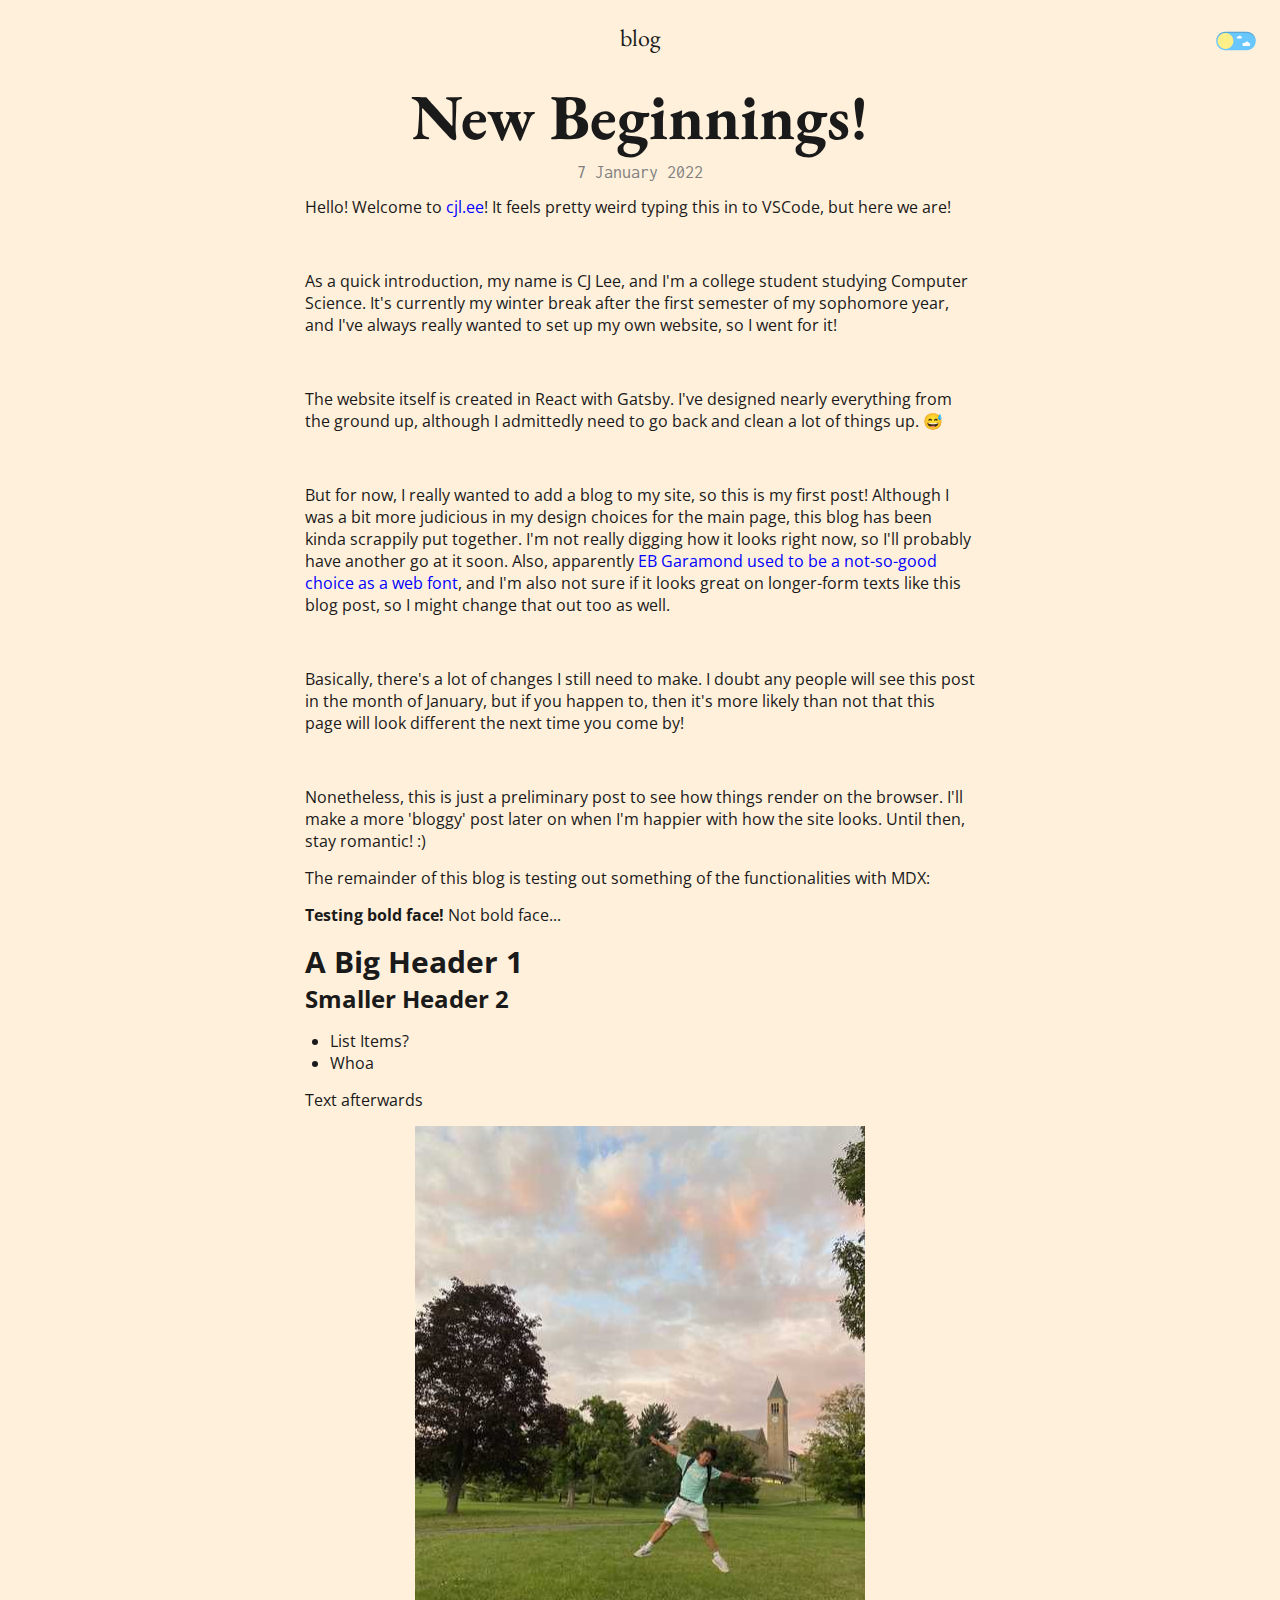
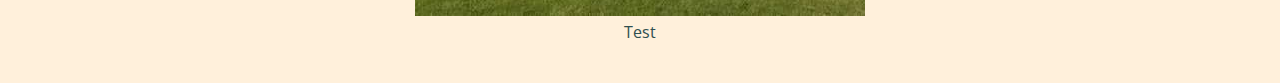
<file: blog/new-beginnings/index.html>
<!DOCTYPE html><html lang="en"><head><meta charSet="utf-8"/><meta http-equiv="x-ua-compatible" content="ie=edge"/><meta name="viewport" content="width=device-width, initial-scale=1, shrink-to-fit=no"/><style data-href="/styles.8df09887c67893487653.css" data-identity="gatsby-global-css">@import url(https://fonts.googleapis.com/css2?family=EB+Garamond&family=Fira+Code&display=swap);@import url(https://fonts.googleapis.com/css2?family=Roboto&display=swap);@import url(https://fonts.googleapis.com/css2?family=Inconsolata&display=swap);@import url(https://fonts.googleapis.com/css2?family=Open+Sans:ital,wght@0,400;0,700;1,400&display=swap);@import url(https://fonts.googleapis.com/css2?family=Caveat:wght@500;700&display=swap);</style><meta name="generator" content="Gatsby 4.4.0"/><title data-react-helmet="true">CJ Lee | New Beginnings!</title><meta data-react-helmet="true" name="description" content="CJ Lee"/><meta data-react-helmet="true" property="og:title" content="New Beginnings!"/><meta data-react-helmet="true" property="og:description" content="CJ Lee"/><meta data-react-helmet="true" property="og:type" content="website"/><meta data-react-helmet="true" name="twitter:card" content="summary"/><meta data-react-helmet="true" name="twitter:creator" content="@cjlee"/><meta data-react-helmet="true" name="twitter:title" content="New Beginnings!"/><meta data-react-helmet="true" name="twitter:description" content="CJ Lee"/><style data-styled="" data-styled-version="5.3.3">*{font-family:'EB Garamond';margin:0;padding:0;min-height:0vw;color:var(--color-global);}/*!sc*/
* body{background:var(--color-background);}/*!sc*/
* h1{font-size:80px;color:var(--color-text);}/*!sc*/
* h2{font-size:64px;color:var(--color-text);}/*!sc*/
* h3{font-size:44px;color:var(--color-text);}/*!sc*/
* h4{font-size:32px;color:var(--color-text);}/*!sc*/
* p{font-size:20px;color:var(--color-text);}/*!sc*/
* a{-webkit-text-decoration:none;text-decoration:none;color:var(--color-text);}/*!sc*/
* li{font-size:20px;}/*!sc*/
data-styled.g1[id="sc-global-icLQGF1"]{content:"sc-global-icLQGF1,"}/*!sc*/
.gSjpgg{height:75px;z-index:999;background:var(--color-background);top:0;left:0;right:0;-webkit-transition:margin-top 0.5s;transition:margin-top 0.5s;}/*!sc*/
data-styled.g2[id="Header__Nav-sc-9eu2yh-0"]{content:"gSjpgg,"}/*!sc*/
.cHXind{display:-webkit-box;display:-webkit-flex;display:-ms-flexbox;display:flex;-webkit-flex-direction:row;-ms-flex-direction:row;flex-direction:row;-webkit-box-pack:center;-webkit-justify-content:center;-ms-flex-pack:center;justify-content:center;-webkit-align-items:center;-webkit-box-align:center;-ms-flex-align:center;align-items:center;background:transparent;height:100%;width:100%;}/*!sc*/
data-styled.g3[id="Header__NavMenu-sc-9eu2yh-1"]{content:"cHXind,"}/*!sc*/
.iSFVSU{display:-webkit-box;display:-webkit-flex;display:-ms-flexbox;display:flex;-webkit-align-items:center;-webkit-box-align:center;-ms-flex-align:center;align-items:center;-webkit-text-decoration:none;text-decoration:none;padding:0 1rem;height:100%;cursor:pointer;text-align:center;font-family:'EB Garamond';font-size:24px;color:var(--color-text);}/*!sc*/
.iSFVSU:first-child{border-radius:0 0 0 25px;}/*!sc*/
.iSFVSU:last-child{border-radius:0 0 25px 0;}/*!sc*/
data-styled.g4[id="Header__NavLink-sc-9eu2yh-2"]{content:"iSFVSU,"}/*!sc*/
.eDkGEc{position:relative;top:-42px;left:95%;overflow:visible !important;background:var(--color-background);}/*!sc*/
@media screen and (max-width:850px){.eDkGEc{top:-10px;left:calc(50% - 15px);}}/*!sc*/
data-styled.g5[id="Header__NavToggle-sc-9eu2yh-3"]{content:"eDkGEc,"}/*!sc*/
.ilQVVj{width:min(720px,80%);margin:auto;border-radius:20px;}/*!sc*/
data-styled.g8[id="BlogLayout__BlogContainer-sc-g9ok7x-2"]{content:"ilQVVj,"}/*!sc*/
.kMuzUZ{text-align:center;font-size:16px;margin-top:-10px;color:darkslategray;}/*!sc*/
data-styled.g10[id="ImgCaption__Caption-sc-xpeba6-0"]{content:"kMuzUZ,"}/*!sc*/
*{font-family:'Open Sans';}/*!sc*/
p{margin:15px 0 15px 0;font-size:16px;}/*!sc*/
ul{margin-left:25px;}/*!sc*/
li{font-size:16px;}/*!sc*/
h1{font-size:30px;}/*!sc*/
h2{font-size:24px;margin-bottom:15px;}/*!sc*/
a{color:var(--color-hyperlink);}/*!sc*/
iframe{width:100%;}/*!sc*/
data-styled.g13[id="sc-global-bJGdqD1"]{content:"sc-global-bJGdqD1,"}/*!sc*/
.dyGWHX{font-size:64px;font-family:"EB Garamond";text-align:center;}/*!sc*/
@media screen and (max-width:768px){.dyGWHX{font-size:50px;}}/*!sc*/
data-styled.g17[id="blog-template__BlogTitle-sc-14htkpw-3"]{content:"dyGWHX,"}/*!sc*/
.dhiRKD{display:-webkit-box;display:-webkit-flex;display:-ms-flexbox;display:flex;-webkit-flex-direction:row;-ms-flex-direction:row;flex-direction:row;-webkit-box-pack:center;-webkit-justify-content:center;-ms-flex-pack:center;justify-content:center;-webkit-align-items:center;-webkit-box-align:center;-ms-flex-align:center;align-items:center;margin:5px;}/*!sc*/
@media screen and (max-width:768px){.dhiRKD{-webkit-flex-direction:column;-ms-flex-direction:column;flex-direction:column;}}/*!sc*/
data-styled.g18[id="blog-template__BlogDetails-sc-14htkpw-4"]{content:"dhiRKD,"}/*!sc*/
.hohNLg{padding:0 5px 0 5px;margin:0px;font-family:"Inconsolata";font-size:18px;color:#808080;border-radius:5px;width:auto;}/*!sc*/
data-styled.g19[id="blog-template__BlogDate-sc-14htkpw-5"]{content:"hohNLg,"}/*!sc*/
.cXoJiZ{padding:0 25px 25px 25px;}/*!sc*/
data-styled.g23[id="blog-template__BlogBody-sc-14htkpw-9"]{content:"cXoJiZ,"}/*!sc*/
.eLdcox > *{margin-bottom:15px;}/*!sc*/
.eLdcox p{margin-bottom:15px;}/*!sc*/
.eLdcox li{margin-left:15px;}/*!sc*/
data-styled.g24[id="blog-template__BlogContent-sc-14htkpw-10"]{content:"eLdcox,"}/*!sc*/
</style><style>.gatsby-image-wrapper{position:relative;overflow:hidden}.gatsby-image-wrapper picture.object-fit-polyfill{position:static!important}.gatsby-image-wrapper img{bottom:0;height:100%;left:0;margin:0;max-width:none;padding:0;position:absolute;right:0;top:0;width:100%;object-fit:cover}.gatsby-image-wrapper [data-main-image]{opacity:0;transform:translateZ(0);transition:opacity .25s linear;will-change:opacity}.gatsby-image-wrapper-constrained{display:inline-block;vertical-align:top}</style><noscript><style>.gatsby-image-wrapper noscript [data-main-image]{opacity:1!important}.gatsby-image-wrapper [data-placeholder-image]{opacity:0!important}</style></noscript><script type="module">const e="undefined"!=typeof HTMLImageElement&&"loading"in HTMLImageElement.prototype;e&&document.body.addEventListener("load",(function(e){if(void 0===e.target.dataset.mainImage)return;if(void 0===e.target.dataset.gatsbyImageSsr)return;const t=e.target;let a=null,n=t;for(;null===a&&n;)void 0!==n.parentNode.dataset.gatsbyImageWrapper&&(a=n.parentNode),n=n.parentNode;const o=a.querySelector("[data-placeholder-image]"),r=new Image;r.src=t.currentSrc,r.decode().catch((()=>{})).then((()=>{t.style.opacity=1,o&&(o.style.opacity=0,o.style.transition="opacity 500ms linear")}))}),!0);</script><link rel="icon" href="/favicon-32x32.png?v=cceedab2dbefdb0adc8164bc815c3c3d" type="image/png"/><link rel="icon" href="/favicon.svg?v=cceedab2dbefdb0adc8164bc815c3c3d" type="image/svg+xml"/><link rel="manifest" href="/manifest.webmanifest" crossorigin="anonymous"/><meta name="theme-color" content="FFF0DB"/><link rel="apple-touch-icon" sizes="48x48" href="/icons/icon-48x48.png?v=cceedab2dbefdb0adc8164bc815c3c3d"/><link rel="apple-touch-icon" sizes="72x72" href="/icons/icon-72x72.png?v=cceedab2dbefdb0adc8164bc815c3c3d"/><link rel="apple-touch-icon" sizes="96x96" href="/icons/icon-96x96.png?v=cceedab2dbefdb0adc8164bc815c3c3d"/><link rel="apple-touch-icon" sizes="144x144" href="/icons/icon-144x144.png?v=cceedab2dbefdb0adc8164bc815c3c3d"/><link rel="apple-touch-icon" sizes="192x192" href="/icons/icon-192x192.png?v=cceedab2dbefdb0adc8164bc815c3c3d"/><link rel="apple-touch-icon" sizes="256x256" href="/icons/icon-256x256.png?v=cceedab2dbefdb0adc8164bc815c3c3d"/><link rel="apple-touch-icon" sizes="384x384" href="/icons/icon-384x384.png?v=cceedab2dbefdb0adc8164bc815c3c3d"/><link rel="apple-touch-icon" sizes="512x512" href="/icons/icon-512x512.png?v=cceedab2dbefdb0adc8164bc815c3c3d"/><style>html { 
--color-global: hsl(0deg, 0%, 10%);
--color-text: hsl(0deg, 0%, 10%);
--color-background: #FFF0DB;
--color-blog: #ffe2bd;
--color-blog2: #fcd8a9;
--color-hover: #fcd8a9;
--color-emoji: transparent;
--color-hyperlink: blue; }</style><link as="script" rel="preload" href="/webpack-runtime-df0d040585472aebaae7.js"/><link as="script" rel="preload" href="/framework-fab26466f6939b34594c.js"/><link as="script" rel="preload" href="/app-a67524652be9ade6340b.js"/><link as="script" rel="preload" href="/ea88be26-e384379224360a4b3f9a.js"/><link as="script" rel="preload" href="/commons-fc4a47b632a85caa030d.js"/><link as="script" rel="preload" href="/94222588b0570dcffb85ad1f86e8f5f5d20e834c-cb88d3b001fffc48aa5c.js"/><link as="script" rel="preload" href="/component---src-templates-blog-template-js-7ca5264e156bfbf3e04e.js"/><link as="fetch" rel="preload" href="/page-data/blog/new-beginnings/page-data.json" crossorigin="anonymous"/><link as="fetch" rel="preload" href="/page-data/sq/d/63159454.json" crossorigin="anonymous"/><link as="fetch" rel="preload" href="/page-data/app-data.json" crossorigin="anonymous"/></head><body><script>(function setColorsByTheme(){const colors={"global":{"light":"hsl(0deg, 0%, 10%)","dark":"hsl(0deg, 0%, 100%)"},"text":{"light":"hsl(0deg, 0%, 10%)","dark":"hsl(0deg, 0%, 100%)"},"background":{"light":"#FFF0DB","dark":"#262734"},"blog":{"light":"#ffe2bd","dark":"#282b4f"},"blog2":{"light":"#fcd8a9","dark":"#3a3f70"},"hover":{"light":"#fcd8a9","dark":"#30335e"},"emoji":{"light":"transparent","dark":"#ffffff"},"hyperlink":{"light":"blue","dark":"lightblue"}};const colorModeKey="color-mode";const colorModeCssProp="--initial-color-mode";const mql=window.matchMedia("(prefers-color-scheme: dark)");const prefersDarkFromMQ=mql.matches;const persistedPreference=window.localStorage.getItem(colorModeKey);let colorMode="light";const hasUsedToggle=typeof persistedPreference==="string";if(hasUsedToggle){colorMode=persistedPreference;}else{colorMode=prefersDarkFromMQ?"dark":"light";}let root=document.documentElement;root.style.setProperty(colorModeCssProp,colorMode);console.log(colors);Object.entries(colors).forEach(([name,colorByTheme])=>{const cssVarName=`--color-${name}`;console.log(`Adding color ${cssVarName}`);root.style.setProperty(cssVarName,colorByTheme[colorMode]);});})()</script><div id="___gatsby"><div style="outline:none" tabindex="-1" id="gatsby-focus-wrapper"><nav class="Header__Nav-sc-9eu2yh-0 gSjpgg"><div class="Header__NavMenu-sc-9eu2yh-1 cHXind"><a class="Header__NavLink-sc-9eu2yh-2 iSFVSU" href="/blog">blog</a></div></nav><div class="BlogLayout__BlogContainer-sc-g9ok7x-2 ilQVVj"><div class="blog-template__BlogHeader-sc-14htkpw-2 esUsG"><h1 class="blog-template__BlogTitle-sc-14htkpw-3 dyGWHX">New Beginnings!</h1><div class="blog-template__BlogDetails-sc-14htkpw-4 dhiRKD"><p class="blog-template__BlogDate-sc-14htkpw-5 hohNLg">7 January 2022</p></div></div><div class="blog-template__BlogBody-sc-14htkpw-9 cXoJiZ"><p>Hello! Welcome to <a href="https://cjl.ee">cjl.ee</a>! It feels pretty weird typing this
in to VSCode, but here we are!</p><br/><p>As a quick introduction, my name is CJ Lee, and I&#x27;m a college student studying Computer
Science. It&#x27;s currently my winter break after the first semester of my sophomore
year, and I&#x27;ve always really wanted to set up my own website, so I went for it!</p><br/><p>The website itself is created in React with Gatsby. I&#x27;ve designed nearly everything
from the ground up, although I admittedly need to go back and clean a lot of things up. 😅</p><br/><p>But for now, I really wanted to add a blog to my site, so this is my first post!
Although I was a bit more judicious in my design choices for the main page, this blog
has been kinda scrappily put together. I&#x27;m not really digging how it looks right now,
so I&#x27;ll probably have another go at it soon. Also, apparently <a href="https://designforhackers.com/blog/garamond/">EB Garamond used to be a
not-so-good choice as a web font</a>, and I&#x27;m
also not sure if it looks great on longer-form texts like this blog post, so I might change
that out too as well.</p><br/><p>Basically, there&#x27;s a lot of changes I still need to make. I doubt any people will
see this post in the month of January, but if you happen to, then it&#x27;s more likely
than not that this page will look different the next time you come by!</p><br/><p>Nonetheless, this is just a preliminary post to see how things render on the browser.
I&#x27;ll make a more &#x27;bloggy&#x27; post later on when I&#x27;m happier with how the site looks.
Until then, stay romantic! :)</p><p>The remainder of this blog is testing out something of the functionalities with MDX:</p><p><strong>Testing bold face!</strong> Not bold face...</p><h1>A Big Header 1</h1><h2>Smaller Header 2</h2><ul><li> List Items? </li><li> Whoa </li></ul><p>Text afterwards</p><div><p><span class="gatsby-resp-image-wrapper" style="position:relative;display:block;margin-left:auto;margin-right:auto;max-width:450px">
      <span class="gatsby-resp-image-background-image" style="padding-bottom:108.84955752212389%;position:relative;bottom:0;left:0;background-image:url(&#x27;[data-uri]&#x27;);background-size:cover;display:block"></span>
  <img class="gatsby-resp-image-image" alt="cap" title="cap" src="/static/61dda6481210b6bbd4aa7e0a9e5d1d8b/20e5d/self.jpg" srcSet="/static/61dda6481210b6bbd4aa7e0a9e5d1d8b/30b1b/self.jpg 113w,/static/61dda6481210b6bbd4aa7e0a9e5d1d8b/863e1/self.jpg 225w,/static/61dda6481210b6bbd4aa7e0a9e5d1d8b/20e5d/self.jpg 450w,/static/61dda6481210b6bbd4aa7e0a9e5d1d8b/512c0/self.jpg 675w,/static/61dda6481210b6bbd4aa7e0a9e5d1d8b/8e1fc/self.jpg 900w,/static/61dda6481210b6bbd4aa7e0a9e5d1d8b/c58a3/self.jpg 1500w" sizes="(max-width: 450px) 100vw, 450px" style="width:100%;height:100%;margin:0;vertical-align:middle;position:absolute;top:0;left:0" loading="lazy" decoding="async"/>
    </span></p><p class="ImgCaption__Caption-sc-xpeba6-0 kMuzUZ">Test</p></div></div></div></div><div id="gatsby-announcer" style="position:absolute;top:0;width:1px;height:1px;padding:0;overflow:hidden;clip:rect(0, 0, 0, 0);white-space:nowrap;border:0" aria-live="assertive" aria-atomic="true"></div></div><script id="gatsby-script-loader">/*<![CDATA[*/window.pagePath="/blog/new-beginnings/";/*]]>*/</script><script id="gatsby-chunk-mapping">/*<![CDATA[*/window.___chunkMapping={"polyfill":["/polyfill-635a9dfd597478a1f0fa.js"],"app":["/app-a67524652be9ade6340b.js"],"component---src-pages-404-js":["/component---src-pages-404-js-1a2dd8450e4712463dc6.js"],"component---src-pages-blog-js":["/component---src-pages-blog-js-1bd178e57ec02ffb4b09.js"],"component---src-pages-index-js":["/component---src-pages-index-js-e81b9ee131c21b47e3d0.js"],"component---src-pages-secret-js":["/component---src-pages-secret-js-f46878f2ecc81c59545c.js"],"component---src-templates-blog-template-js":["/component---src-templates-blog-template-js-7ca5264e156bfbf3e04e.js"]};/*]]>*/</script><script src="/polyfill-635a9dfd597478a1f0fa.js" nomodule=""></script><script src="/component---src-templates-blog-template-js-7ca5264e156bfbf3e04e.js" async=""></script><script src="/94222588b0570dcffb85ad1f86e8f5f5d20e834c-cb88d3b001fffc48aa5c.js" async=""></script><script src="/commons-fc4a47b632a85caa030d.js" async=""></script><script src="/ea88be26-e384379224360a4b3f9a.js" async=""></script><script src="/app-a67524652be9ade6340b.js" async=""></script><script src="/framework-fab26466f6939b34594c.js" async=""></script><script src="/webpack-runtime-df0d040585472aebaae7.js" async=""></script></body></html>
</file>
